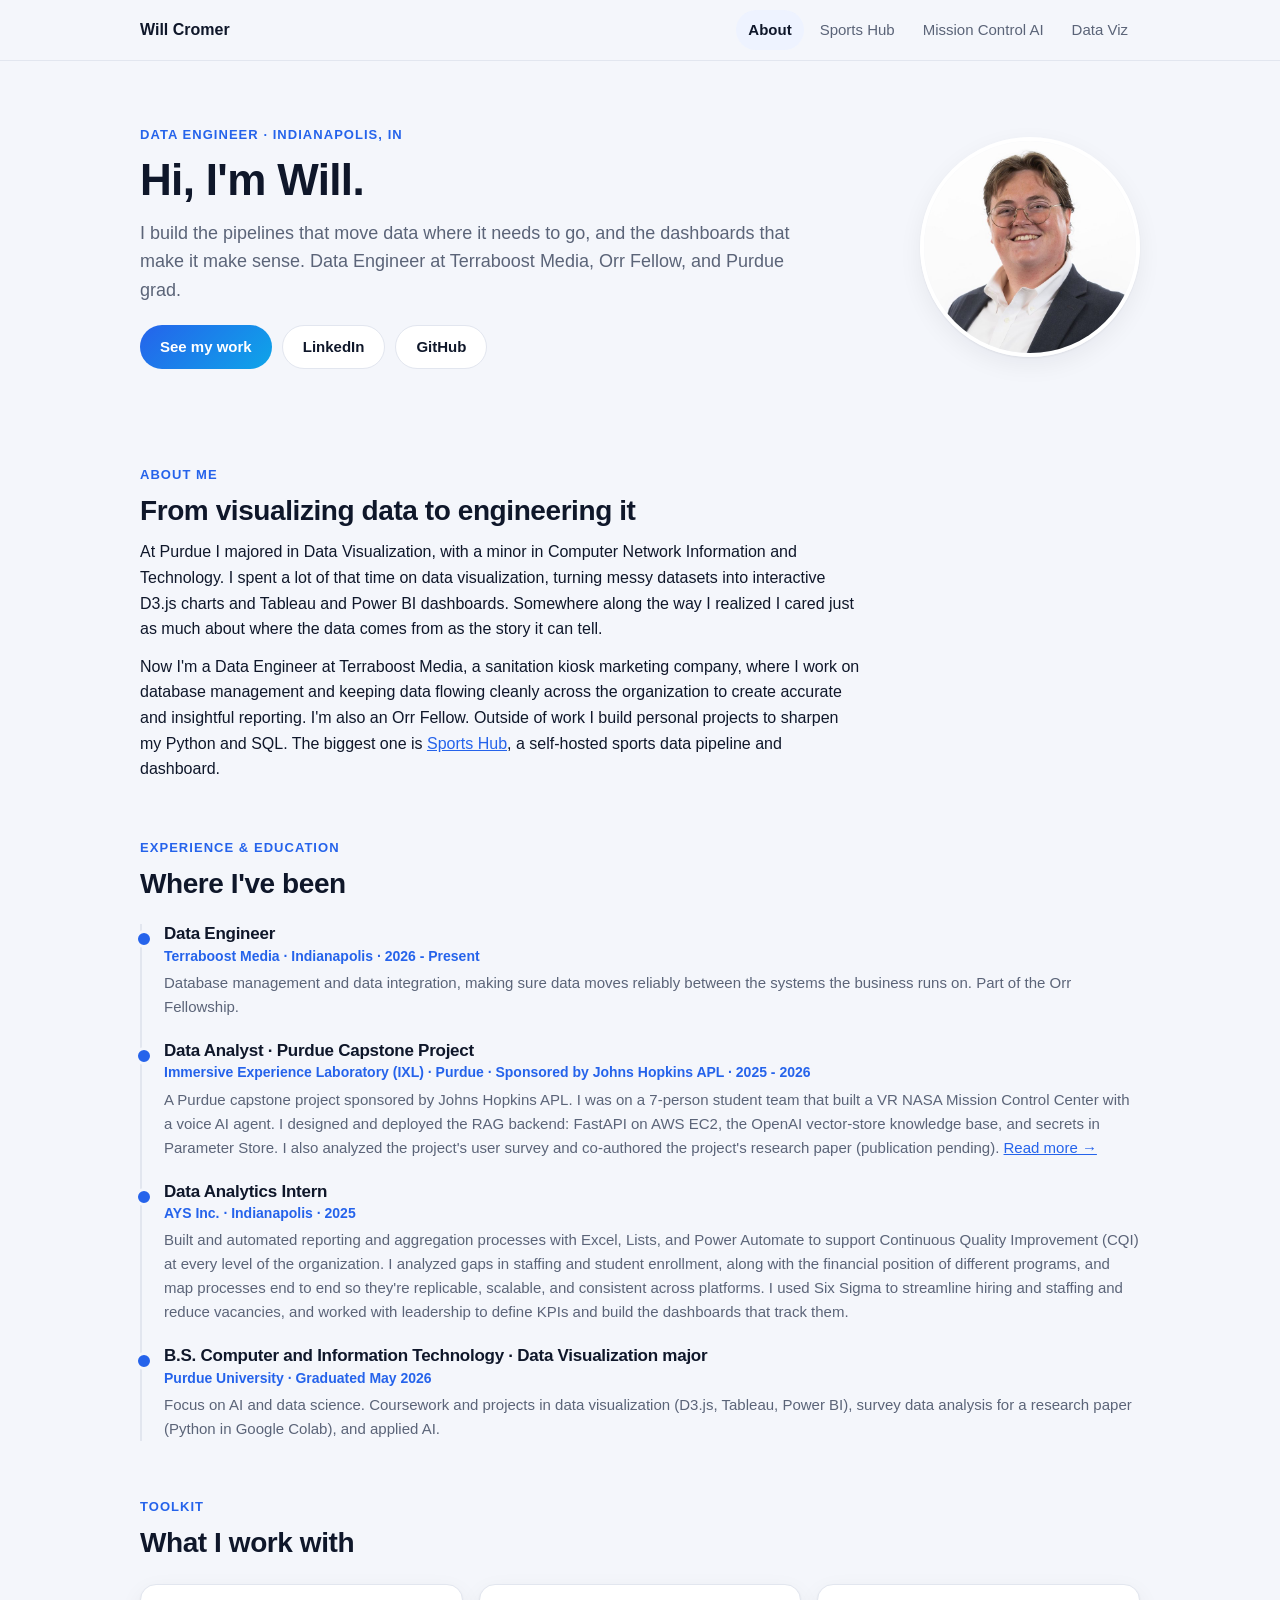
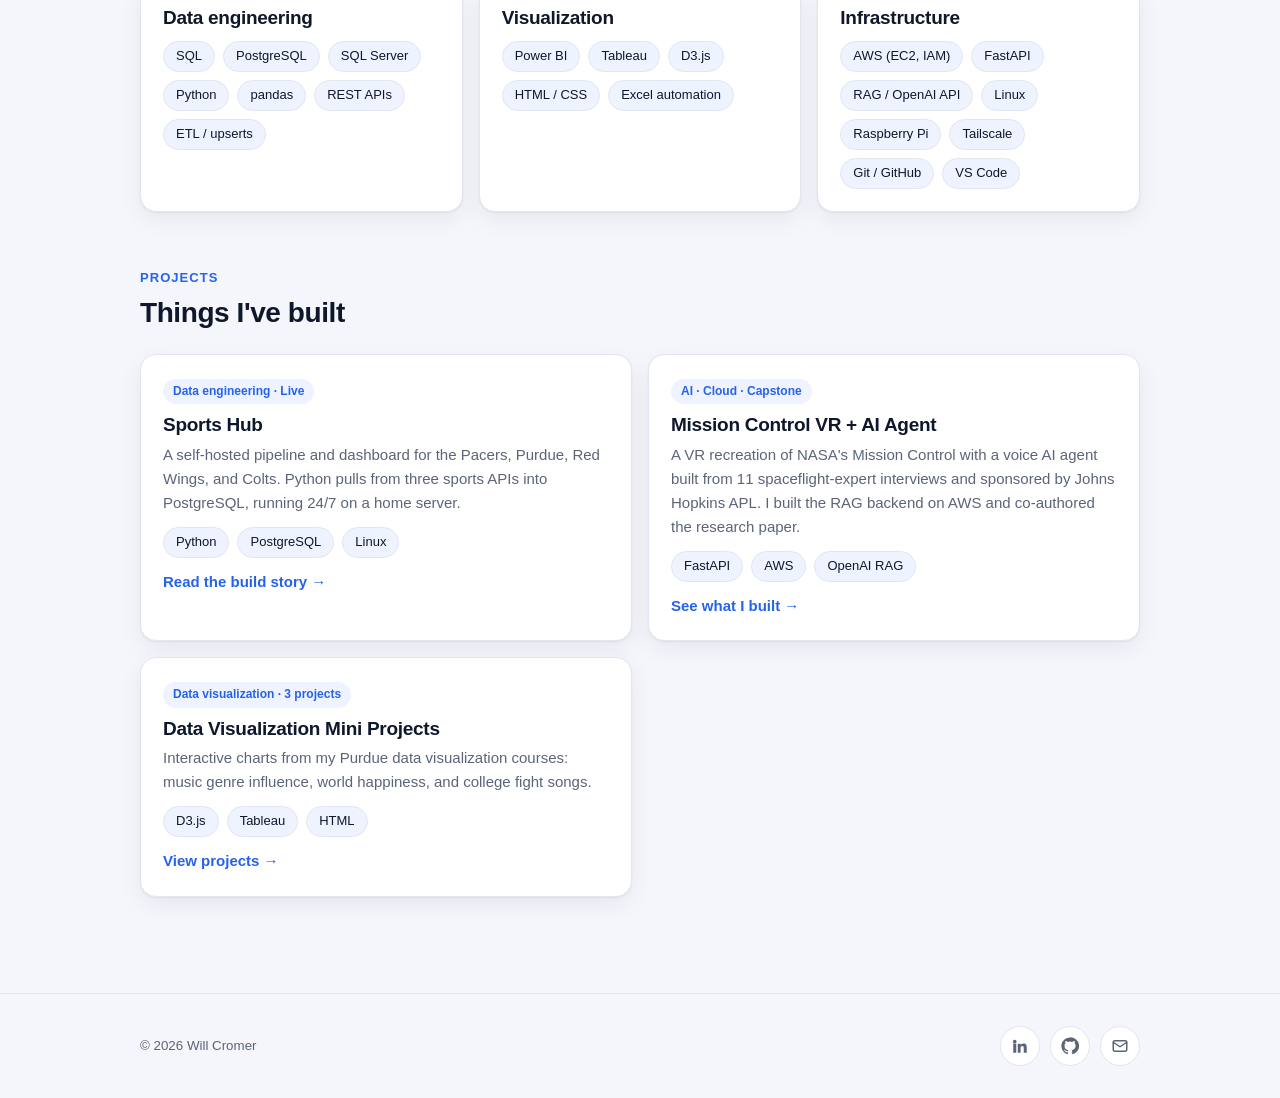
<file: index.html>
<!doctype html>
<html lang="en">
<head>
<meta charset="utf-8">
<meta name="viewport" content="width=device-width, initial-scale=1">
<title>Will Cromer · Data Engineer</title>
<meta name="description" content="Will Cromer — Data Engineer in Indianapolis. Data pipelines, SQL, Python, and data visualization.">
<meta property="og:title" content="Will Cromer · Data Engineer">
<meta property="og:description" content="Data pipelines, SQL, Python, and data visualization.">
<meta property="og:image" content="https://willcromer93.github.io/assets/headshot.jpg">
<link rel="canonical" href="https://willcromer93.github.io/">
<meta property="og:url" content="https://willcromer93.github.io/">
<meta property="og:type" content="website">
<link rel="icon" href="data:image/svg+xml,%3Csvg xmlns='http://www.w3.org/2000/svg' viewBox='0 0 64 64'%3E%3Crect width='64' height='64' rx='14' fill='%232563eb'/%3E%3Ctext x='32' y='42' font-family='Arial,sans-serif' font-size='28' font-weight='700' fill='white' text-anchor='middle'%3EWC%3C/text%3E%3C/svg%3E">
<link rel="stylesheet" href="assets/style.css">
</head>
<body>

<nav class="nav"><div class="wrap">
  <a class="brand" href="index.html">Will Cromer</a>
  <ul>
    <li><a class="navlink" href="index.html" aria-current="page">About</a></li>
    <li><a class="navlink" href="sports-hub.html">Sports Hub</a></li>
    <li><a class="navlink" href="mission-control-ai.html">Mission Control AI</a></li>
    <li><a class="navlink" href="data-viz.html">Data Viz</a></li>
  </ul>
</div></nav>

<main>
  <!-- ===== Hero ===== -->
  <header class="hero"><div class="wrap">
    <div>
      <p class="eyebrow">Data Engineer · Indianapolis, IN</p>
      <h1>Hi, I'm Will.</h1>
      <p class="lead">I build the pipelines that move data where it needs to go, and the dashboards that make it make sense. Data Engineer at Terraboost Media, Orr Fellow, and Purdue grad.</p>
      <div class="btns">
        <a class="btn primary" href="#projects">See my work</a>
        <a class="btn" href="https://www.linkedin.com/in/will-cromer" target="_blank" rel="noopener">LinkedIn</a>
        <a class="btn" href="https://github.com/willcromer93" target="_blank" rel="noopener">GitHub</a>
      </div>
    </div>
    <img class="photo" src="assets/headshot.jpg" alt="Headshot of Will Cromer">
  </div></header>

  <!-- ===== About ===== -->
  <section id="about"><div class="wrap">
    <p class="eyebrow">About me</p>
    <h2>From visualizing data to engineering it</h2>
    <div class="prose">
      <p>At Purdue I majored in Data Visualization, with a minor in Computer Network Information and Technology. I spent a lot of that time on data visualization, turning messy datasets into interactive D3.js charts and Tableau and Power BI dashboards. Somewhere along the way I realized I cared just as much about where the data comes from as the story it can tell.</p>
      <p>Now I'm a Data Engineer at Terraboost Media, a sanitation kiosk marketing company, where I work on database management and keeping data flowing cleanly across the organization to create accurate and insightful reporting. I'm also an Orr Fellow. Outside of work I build personal projects to sharpen my Python and SQL. The biggest one is <a href="sports-hub.html">Sports Hub</a>, a self-hosted sports data pipeline and dashboard.</p>
    </div>
  </div></section>

  <!-- ===== Experience ===== -->
  <section id="experience" style="padding-top:0"><div class="wrap">
    <p class="eyebrow">Experience &amp; education</p>
    <h2>Where I've been</h2>
    <div class="timeline">
      <div class="item">
        <h3>Data Engineer</h3>
        <div class="where">Terraboost Media · Indianapolis · 2026 - Present</div>
        <p>Database management and data integration, making sure data moves reliably between the systems the business runs on. Part of the Orr Fellowship.</p>
      </div>
      <div class="item">
        <h3>Data Analyst · Purdue Capstone Project  </h3>
        <div class="where">Immersive Experience Laboratory (IXL) · Purdue · Sponsored by Johns Hopkins APL · 2025 - 2026</div>
        <p>A Purdue capstone project sponsored by Johns Hopkins APL. I was on a 7-person student team that built a VR NASA Mission Control Center with a voice AI agent. I designed and deployed the RAG backend: FastAPI on AWS EC2, the OpenAI vector-store knowledge base, and secrets in Parameter Store. I also analyzed the project's user survey and co-authored the project's research paper (publication pending). <a href="mission-control-ai.html">Read more →</a></p>
      </div>
      <div class="item">
        <h3>Data Analytics Intern</h3>
        <div class="where">AYS Inc. · Indianapolis · 2025 </div>
        <p>Built and automated reporting and aggregation processes with Excel, Lists, and Power Automate to support Continuous Quality Improvement (CQI) at every level of the organization. I analyzed gaps in staffing and student enrollment, along with the financial position of different programs, and map processes end to end so they're replicable, scalable, and consistent across platforms. I used Six Sigma to streamline hiring and staffing and reduce vacancies, and worked with leadership to define KPIs and build the dashboards that track them.</p>
      </div>
      <div class="item">
        <h3>B.S. Computer and Information Technology · Data Visualization major</h3>
        <div class="where">Purdue University · Graduated May 2026</div>
        <p>Focus on AI and data science. Coursework and projects in data visualization (D3.js, Tableau, Power BI), survey data analysis for a research paper (Python in Google Colab), and applied AI.</p>
      </div>
    </div>
  </div></section>

  <!-- ===== Skills ===== -->
  <section id="skills" style="padding-top:0"><div class="wrap">
    <p class="eyebrow">Toolkit</p>
    <h2>What I work with</h2>
    <div class="grid cols-3">
      <div class="card">
        <h3>Data engineering</h3>
        <div class="chips"><span class="chip">SQL</span><span class="chip">PostgreSQL</span><span class="chip">SQL Server</span><span class="chip">Python</span><span class="chip">pandas</span><span class="chip">REST APIs</span><span class="chip">ETL / upserts</span></div>
      </div>
      <div class="card">
        <h3>Visualization</h3>
        <div class="chips"><span class="chip">Power BI</span><span class="chip">Tableau</span><span class="chip">D3.js</span><span class="chip">HTML / CSS</span><span class="chip">Excel automation</span></div>
      </div>
      <div class="card">
        <h3>Infrastructure</h3>
        <div class="chips"><span class="chip">AWS (EC2, IAM)</span><span class="chip">FastAPI</span><span class="chip">RAG / OpenAI API</span><span class="chip">Linux</span><span class="chip">Raspberry Pi</span><span class="chip">Tailscale</span><span class="chip">Git / GitHub</span><span class="chip">VS Code</span></div>
      </div>
    </div>
  </div></section>

  <!-- ===== Projects ===== -->
  <section id="projects" style="padding-top:0"><div class="wrap">
    <p class="eyebrow">Projects</p>
    <h2>Things I've built</h2>
    <!-- To add a project: copy one <a class="card"> block, point it at a new page -->
    <div class="grid cols-2">
      <a class="card" href="sports-hub.html">
        <span class="tag">Data engineering · Live</span>
        <h3>Sports Hub</h3>
        <p>A self-hosted pipeline and dashboard for the Pacers, Purdue, Red Wings, and Colts. Python pulls from three sports APIs into PostgreSQL, running 24/7 on a home server.</p>
        <div class="chips"><span class="chip">Python</span><span class="chip">PostgreSQL</span><span class="chip">Linux</span></div>
        <span class="more">Read the build story →</span>
      </a>
      <a class="card" href="mission-control-ai.html">
        <span class="tag">AI · Cloud · Capstone</span>
        <h3>Mission Control VR + AI Agent</h3>
        <p>A VR recreation of NASA's Mission Control with a voice AI agent built from 11 spaceflight-expert interviews and sponsored by Johns Hopkins APL. I built the RAG backend on AWS and co-authored the research paper.</p>
        <div class="chips"><span class="chip">FastAPI</span><span class="chip">AWS</span><span class="chip">OpenAI RAG</span></div>
        <span class="more">See what I built →</span>
      </a>
      <a class="card" href="data-viz.html">
        <span class="tag">Data visualization · 3 projects</span>
        <h3>Data Visualization Mini Projects</h3>
        <p>Interactive charts from my Purdue data visualization courses: music genre influence, world happiness, and college fight songs.</p>
        <div class="chips"><span class="chip">D3.js</span><span class="chip">Tableau</span><span class="chip">HTML</span></div>
        <span class="more">View projects →</span>
      </a>
    </div>
  </div></section>
</main>

<footer><div class="wrap">
  <small>© <span class="yr">2026</span> Will Cromer</small>
  <div class="social">
    <a href="https://www.linkedin.com/in/will-cromer" target="_blank" rel="noopener" aria-label="LinkedIn"><svg viewBox="0 0 24 24" fill="currentColor"><path d="M4.98 3.5a2.5 2.5 0 1 1 0 5 2.5 2.5 0 0 1 0-5zM3 9h4v12H3zM9 9h3.8v1.7h.05c.53-1 1.83-2.05 3.77-2.05C20.6 8.65 21 11.2 21 14.5V21h-4v-5.8c0-1.4 0-3.2-1.95-3.2S12.8 13.5 12.8 15.1V21H9z"/></svg></a>
    <a href="https://github.com/willcromer93" target="_blank" rel="noopener" aria-label="GitHub"><svg viewBox="0 0 24 24" fill="currentColor"><path d="M12 .5a11.5 11.5 0 0 0-3.64 22.41c.58.1.79-.25.79-.56v-2c-3.2.7-3.88-1.37-3.88-1.37-.52-1.33-1.28-1.69-1.28-1.69-1.05-.72.08-.7.08-.7 1.16.08 1.77 1.19 1.77 1.19 1.03 1.77 2.7 1.26 3.36.96.1-.75.4-1.26.73-1.55-2.55-.29-5.24-1.28-5.24-5.68 0-1.26.45-2.28 1.19-3.09-.12-.29-.52-1.46.11-3.05 0 0 .97-.31 3.17 1.18a11 11 0 0 1 5.77 0c2.2-1.49 3.17-1.18 3.17-1.18.63 1.59.23 2.76.11 3.05.74.81 1.19 1.83 1.19 3.09 0 4.41-2.69 5.38-5.26 5.67.41.36.78 1.06.78 2.14v3.17c0 .31.21.67.8.56A11.5 11.5 0 0 0 12 .5z"/></svg></a>
    <a href="mailto:willcromer34@gmail.com" aria-label="Email"><svg viewBox="0 0 24 24" fill="none" stroke="currentColor" stroke-width="2" stroke-linecap="round" stroke-linejoin="round"><rect x="3" y="5" width="18" height="14" rx="2"/><path d="m3 7 9 6 9-6"/></svg></a>
  </div>
</div></footer>
<script>document.querySelectorAll('.yr').forEach(e=>e.textContent=new Date().getFullYear())</script>
</body>
</html>
</file>
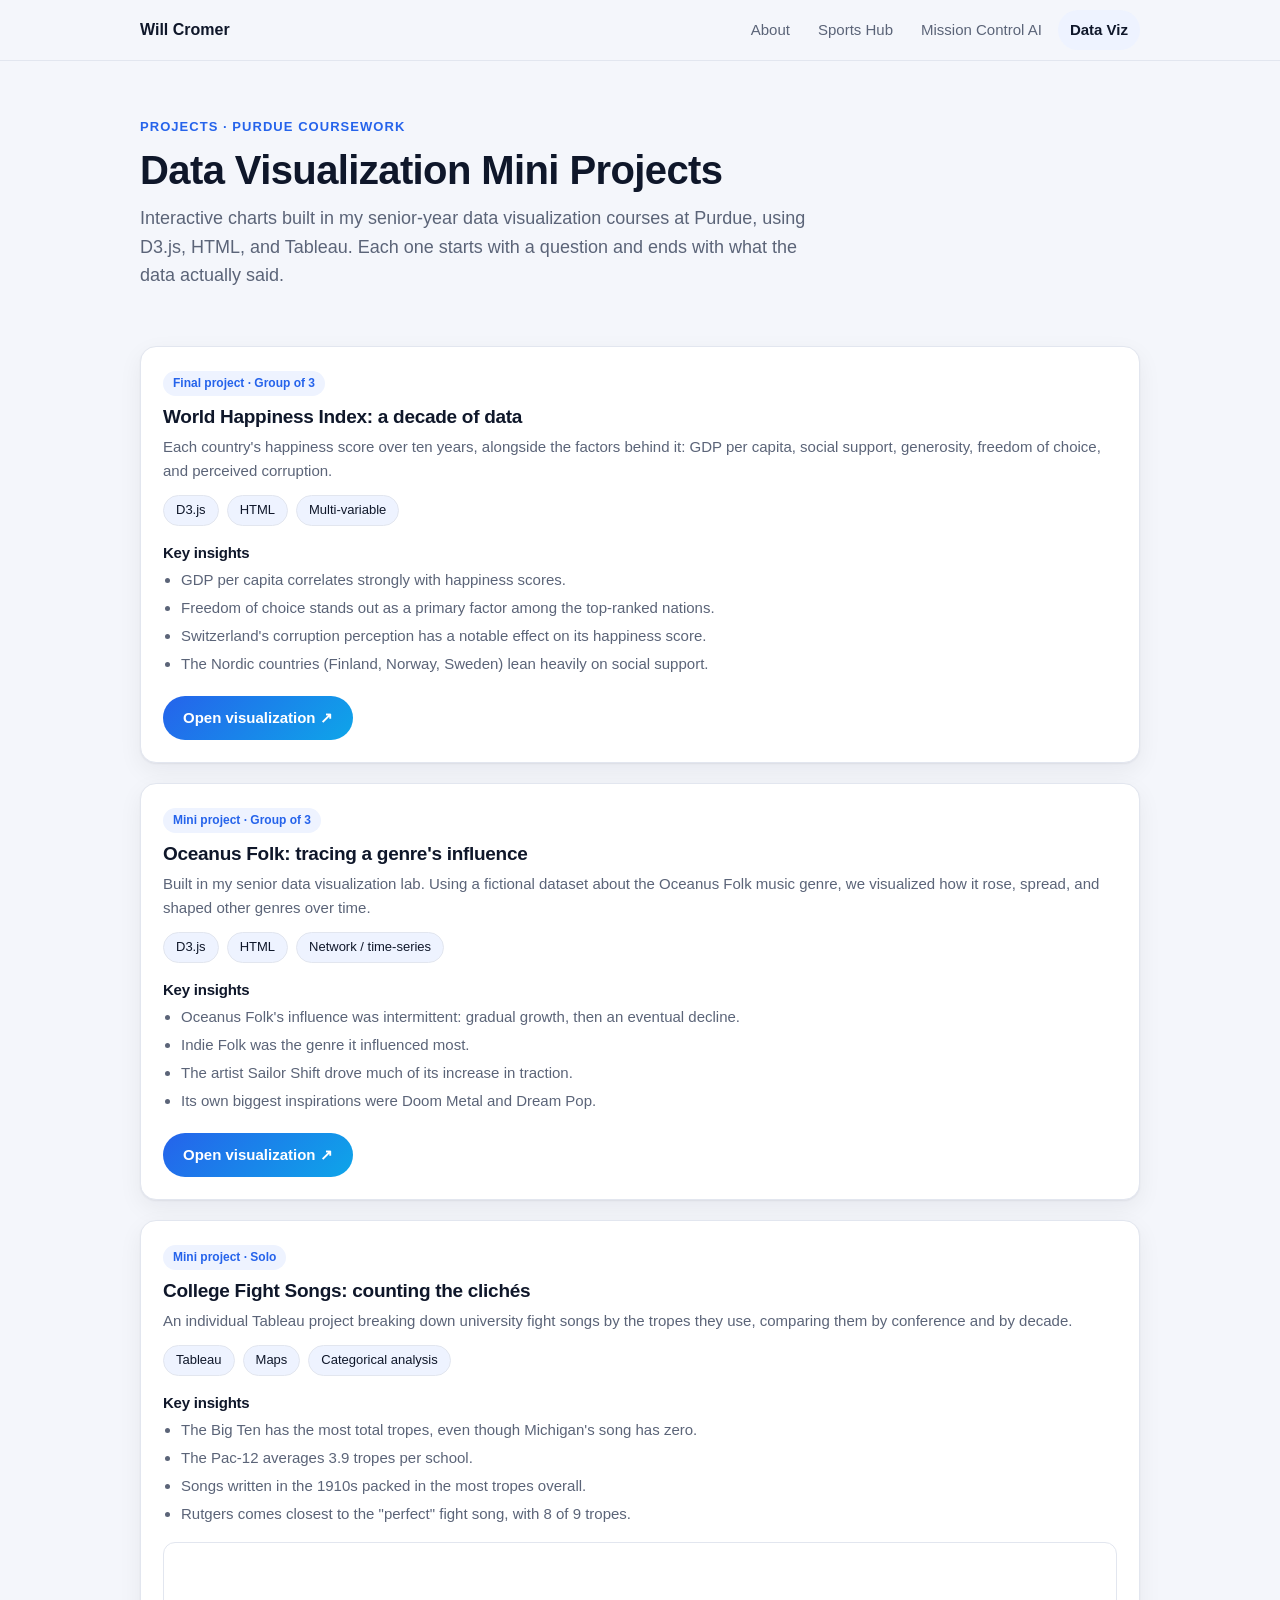
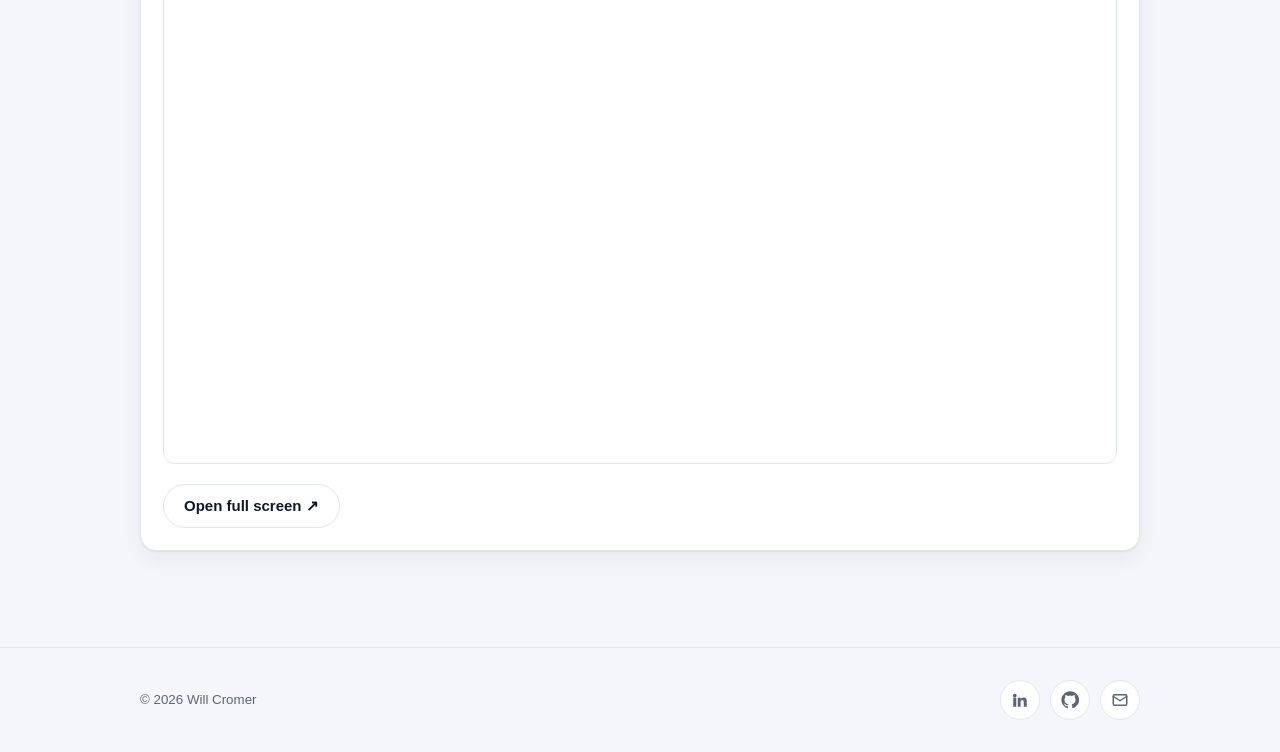
<file: data-viz.html>
<!doctype html>
<html lang="en">
<head>
<meta charset="utf-8">
<meta name="viewport" content="width=device-width, initial-scale=1">
<title>Data Visualization Mini Projects · Will Cromer</title>
<meta name="description" content="Interactive D3.js and Tableau visualizations by Will Cromer.">
<link rel="canonical" href="https://willcromer93.github.io/data-viz.html">
<meta property="og:title" content="Data Visualization Mini Projects · Will Cromer">
<meta property="og:description" content="Interactive D3.js and Tableau visualizations by Will Cromer.">
<meta property="og:url" content="https://willcromer93.github.io/data-viz.html">
<meta property="og:type" content="website">
<link rel="icon" href="data:image/svg+xml,%3Csvg xmlns='http://www.w3.org/2000/svg' viewBox='0 0 64 64'%3E%3Crect width='64' height='64' rx='14' fill='%232563eb'/%3E%3Ctext x='32' y='42' font-family='Arial,sans-serif' font-size='28' font-weight='700' fill='white' text-anchor='middle'%3EWC%3C/text%3E%3C/svg%3E">
<link rel="stylesheet" href="assets/style.css">
</head>
<body>

<nav class="nav"><div class="wrap">
  <a class="brand" href="index.html">Will Cromer</a>
  <ul>
    <li><a class="navlink" href="index.html">About</a></li>
    <li><a class="navlink" href="sports-hub.html">Sports Hub</a></li>
    <li><a class="navlink" href="mission-control-ai.html">Mission Control AI</a></li>
    <li><a class="navlink" href="data-viz.html" aria-current="page">Data Viz</a></li>
  </ul>
</div></nav>

<main>
  <header class="page-head"><div class="wrap">
    <p class="eyebrow">Projects · Purdue coursework</p>
    <h1>Data Visualization Mini Projects</h1>
    <p class="lead">Interactive charts built in my senior-year data visualization courses at Purdue, using D3.js, HTML, and Tableau. Each one starts with a question and ends with what the data actually said.</p>
  </div></header>

  <section style="padding-top:8px"><div class="wrap">
    <div class="grid" style="gap:20px">

      <!-- ===== Project 1 ===== -->
      <article class="card">
        <span class="tag">Final project · Group of 3</span>
        <h2 style="font-size:19px;margin-bottom:6px">World Happiness Index: a decade of data</h2>
        <p>Each country's happiness score over ten years, alongside the factors behind it: GDP per capita, social support, generosity, freedom of choice, and perceived corruption.</p>
        <div class="chips"><span class="chip">D3.js</span><span class="chip">HTML</span><span class="chip">Multi-variable</span></div>
        <h3 style="font-size:15px;margin-top:18px">Key insights</h3>
        <ul>
          <li>GDP per capita correlates strongly with happiness scores.</li>
          <li>Freedom of choice stands out as a primary factor among the top-ranked nations.</li>
          <li>Switzerland's corruption perception has a notable effect on its happiness score.</li>
          <li>The Nordic countries (Finland, Norway, Sweden) lean heavily on social support.</li>
        </ul>
        <div class="btns"><a class="btn primary" href="https://web.ics.purdue.edu/~keenet/CGT470/finalchart.html" target="_blank" rel="noopener">Open visualization ↗</a></div>
      </article>

      <!-- ===== Project 2 ===== -->
      <article class="card">
        <span class="tag">Mini project · Group of 3</span>
        <h2 style="font-size:19px;margin-bottom:6px">Oceanus Folk: tracing a genre's influence</h2>
        <p>Built in my senior data visualization lab. Using a fictional dataset about the Oceanus Folk music genre, we visualized how it rose, spread, and shaped other genres over time.</p>
        <div class="chips"><span class="chip">D3.js</span><span class="chip">HTML</span><span class="chip">Network / time-series</span></div>
        <h3 style="font-size:15px;margin-top:18px">Key insights</h3>
        <ul>
          <li>Oceanus Folk's influence was intermittent: gradual growth, then an eventual decline.</li>
          <li>Indie Folk was the genre it influenced most.</li>
          <li>The artist Sailor Shift drove much of its increase in traction.</li>
          <li>Its own biggest inspirations were Doom Metal and Dream Pop.</li>
        </ul>
        <div class="btns"><a class="btn primary" href="https://web.ics.purdue.edu/~wcromer/MP2Final.html" target="_blank" rel="noopener">Open visualization ↗</a></div>
      </article>

      <!-- ===== Project 3 ===== -->
      <article class="card">
        <span class="tag">Mini project · Solo</span>
        <h2 style="font-size:19px;margin-bottom:6px">College Fight Songs: counting the clichés</h2>
        <p>An individual Tableau project breaking down university fight songs by the tropes they use, comparing them by conference and by decade.</p>
        <div class="chips"><span class="chip">Tableau</span><span class="chip">Maps</span><span class="chip">Categorical analysis</span></div>
        <h3 style="font-size:15px;margin-top:18px">Key insights</h3>
        <ul>
          <li>The Big Ten has the most total tropes, even though Michigan's song has zero.</li>
          <li>The Pac-12 averages 3.9 tropes per school.</li>
          <li>Songs written in the 1910s packed in the most tropes overall.</li>
          <li>Rutgers comes closest to the "perfect" fight song, with 8 of 9 tropes.</li>
        </ul>
        <div class="embed"><iframe src="https://public.tableau.com/views/CollegeFightSongs_17586525122920/CollegeFightSongsMap?:showVizHome=no&amp;:embed=yes" title="College Fight Songs Tableau dashboard" loading="lazy"></iframe></div>
        <div class="btns"><a class="btn" href="https://public.tableau.com/views/CollegeFightSongs_17586525122920/CollegeFightSongsMap?:showVizHome=no&amp;:embed=yes" target="_blank" rel="noopener">Open full screen ↗</a></div>
      </article>

    </div>
  </div></section>
</main>

<footer><div class="wrap">
  <small>© <span class="yr">2026</span> Will Cromer</small>
  <div class="social">
    <a href="https://www.linkedin.com/in/will-cromer" target="_blank" rel="noopener" aria-label="LinkedIn"><svg viewBox="0 0 24 24" fill="currentColor"><path d="M4.98 3.5a2.5 2.5 0 1 1 0 5 2.5 2.5 0 0 1 0-5zM3 9h4v12H3zM9 9h3.8v1.7h.05c.53-1 1.83-2.05 3.77-2.05C20.6 8.65 21 11.2 21 14.5V21h-4v-5.8c0-1.4 0-3.2-1.95-3.2S12.8 13.5 12.8 15.1V21H9z"/></svg></a>
    <a href="https://github.com/willcromer93" target="_blank" rel="noopener" aria-label="GitHub"><svg viewBox="0 0 24 24" fill="currentColor"><path d="M12 .5a11.5 11.5 0 0 0-3.64 22.41c.58.1.79-.25.79-.56v-2c-3.2.7-3.88-1.37-3.88-1.37-.52-1.33-1.28-1.69-1.28-1.69-1.05-.72.08-.7.08-.7 1.16.08 1.77 1.19 1.77 1.19 1.03 1.77 2.7 1.26 3.36.96.1-.75.4-1.26.73-1.55-2.55-.29-5.24-1.28-5.24-5.68 0-1.26.45-2.28 1.19-3.09-.12-.29-.52-1.46.11-3.05 0 0 .97-.31 3.17 1.18a11 11 0 0 1 5.77 0c2.2-1.49 3.17-1.18 3.17-1.18.63 1.59.23 2.76.11 3.05.74.81 1.19 1.83 1.19 3.09 0 4.41-2.69 5.38-5.26 5.67.41.36.78 1.06.78 2.14v3.17c0 .31.21.67.8.56A11.5 11.5 0 0 0 12 .5z"/></svg></a>
    <a href="mailto:willcromer34@gmail.com" aria-label="Email"><svg viewBox="0 0 24 24" fill="none" stroke="currentColor" stroke-width="2" stroke-linecap="round" stroke-linejoin="round"><rect x="3" y="5" width="18" height="14" rx="2"/><path d="m3 7 9 6 9-6"/></svg></a>
  </div>
</div></footer>
<script>document.querySelectorAll('.yr').forEach(e=>e.textContent=new Date().getFullYear())</script>
</body>
</html>
</file>
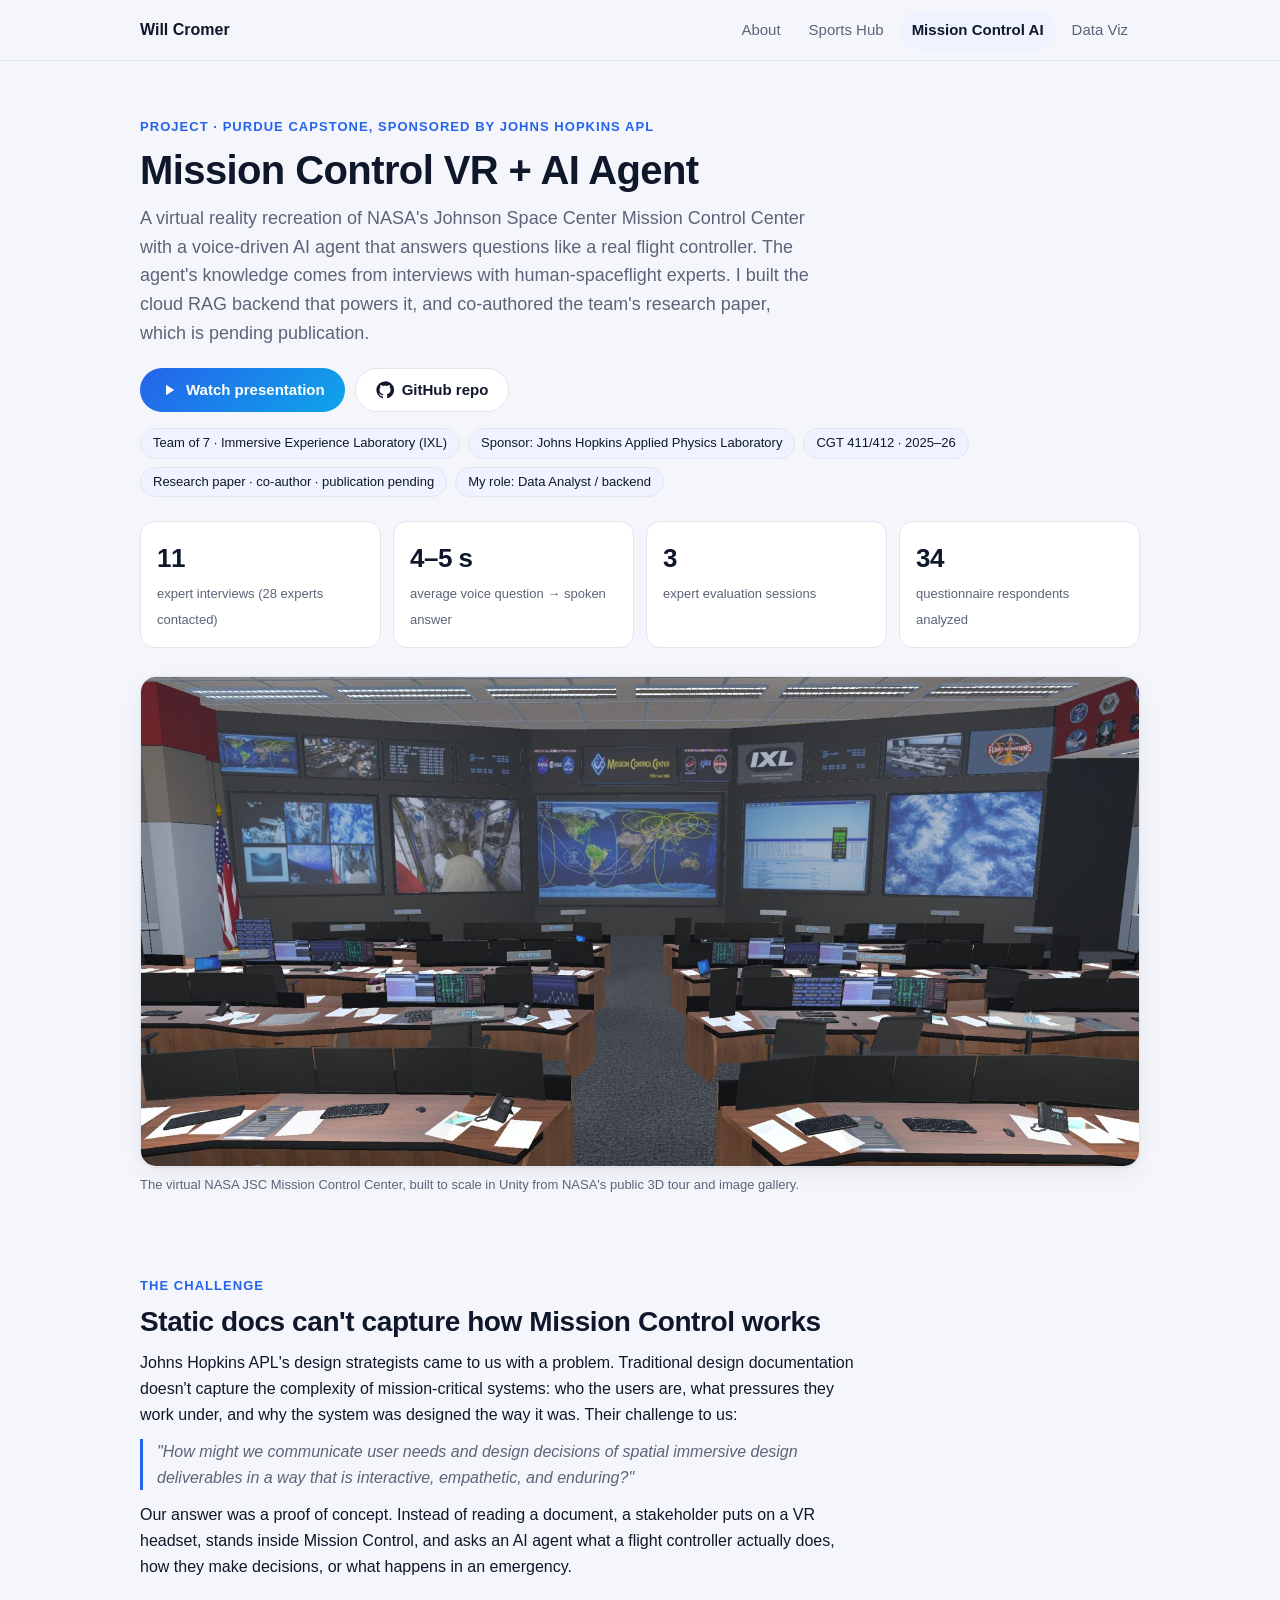
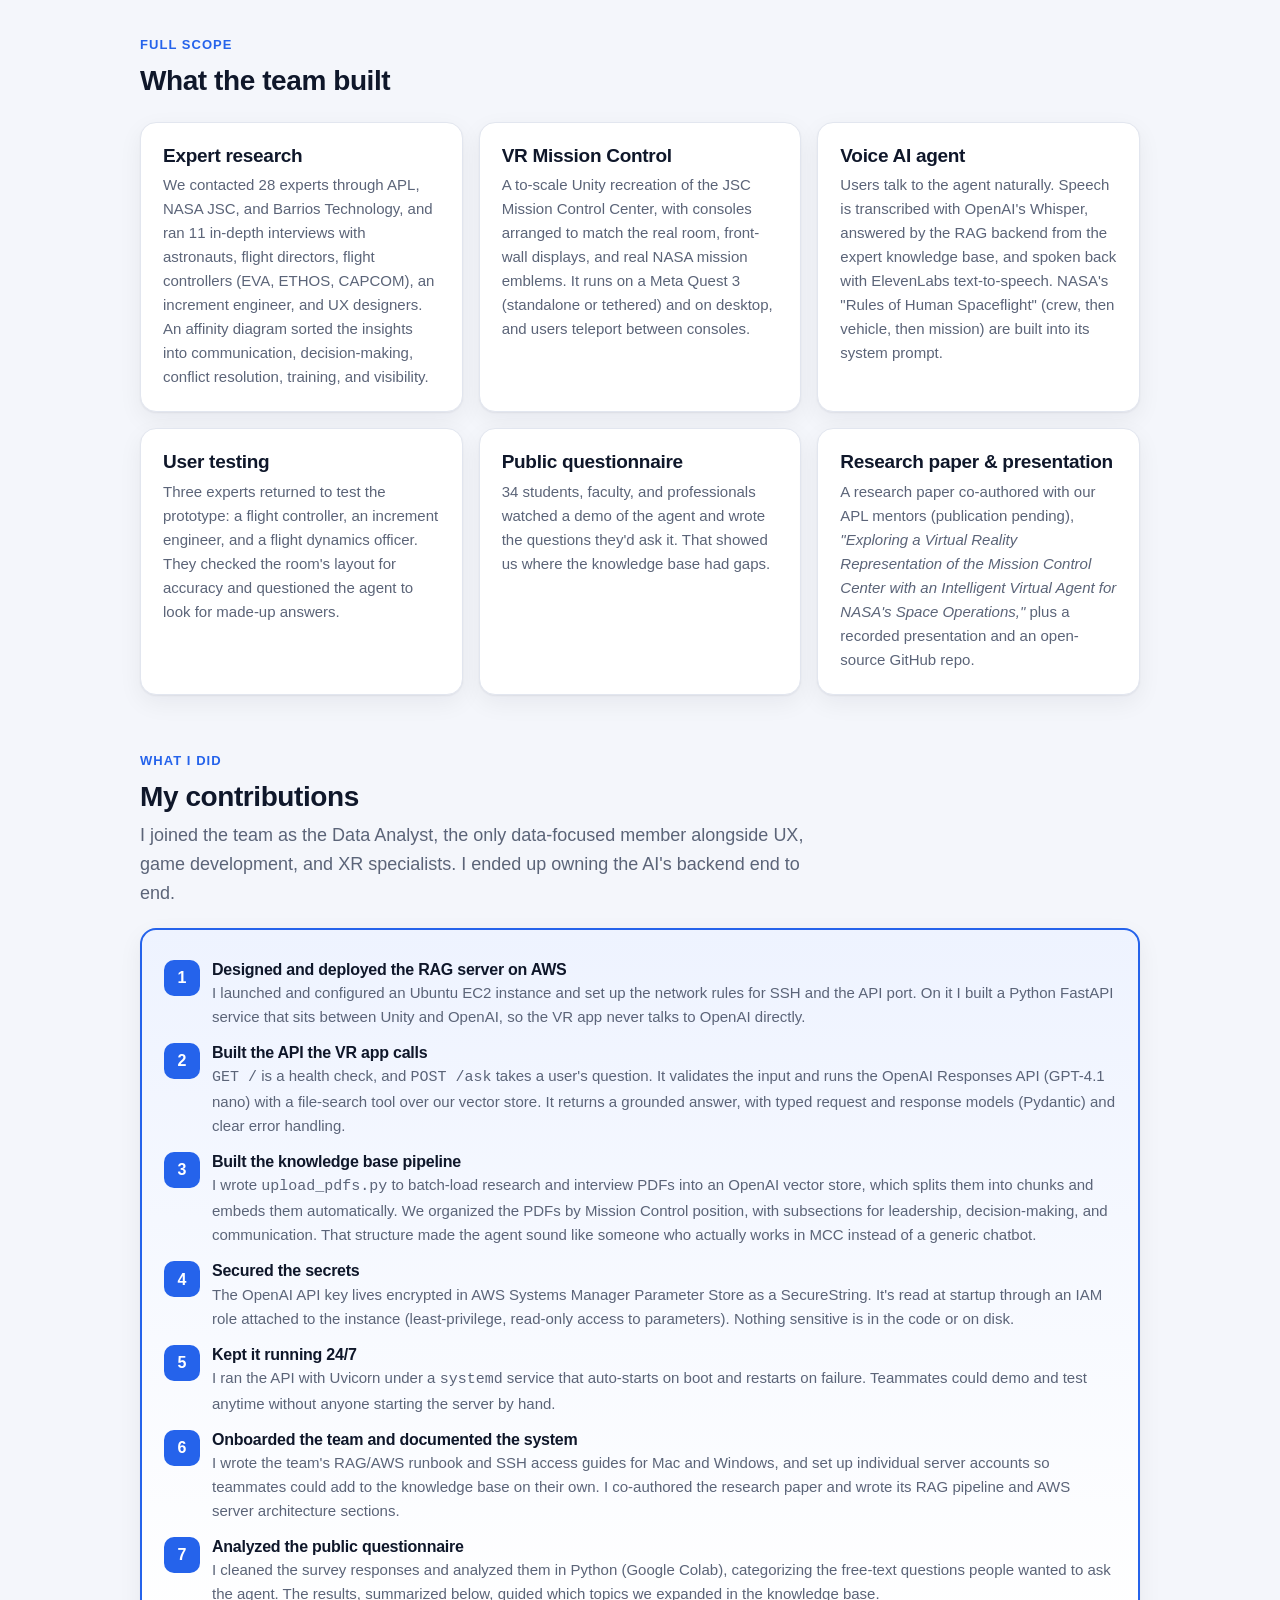
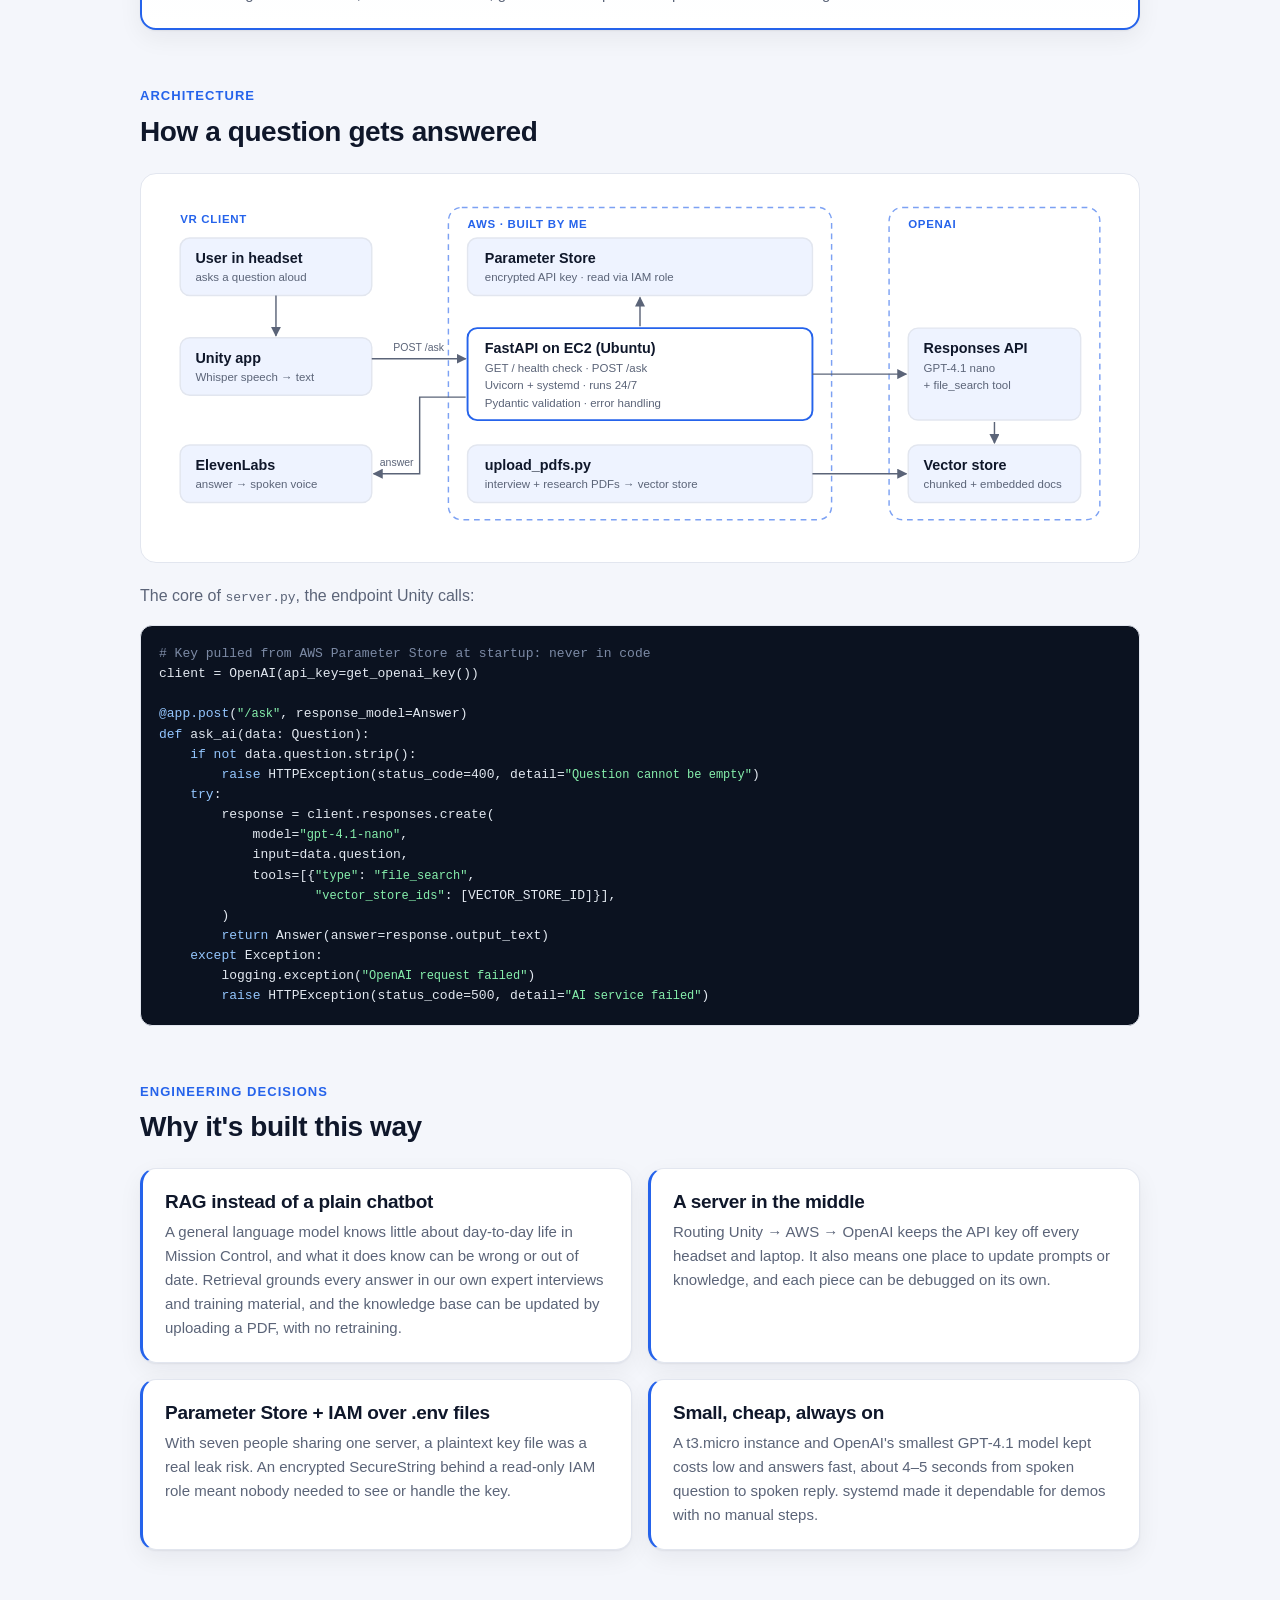
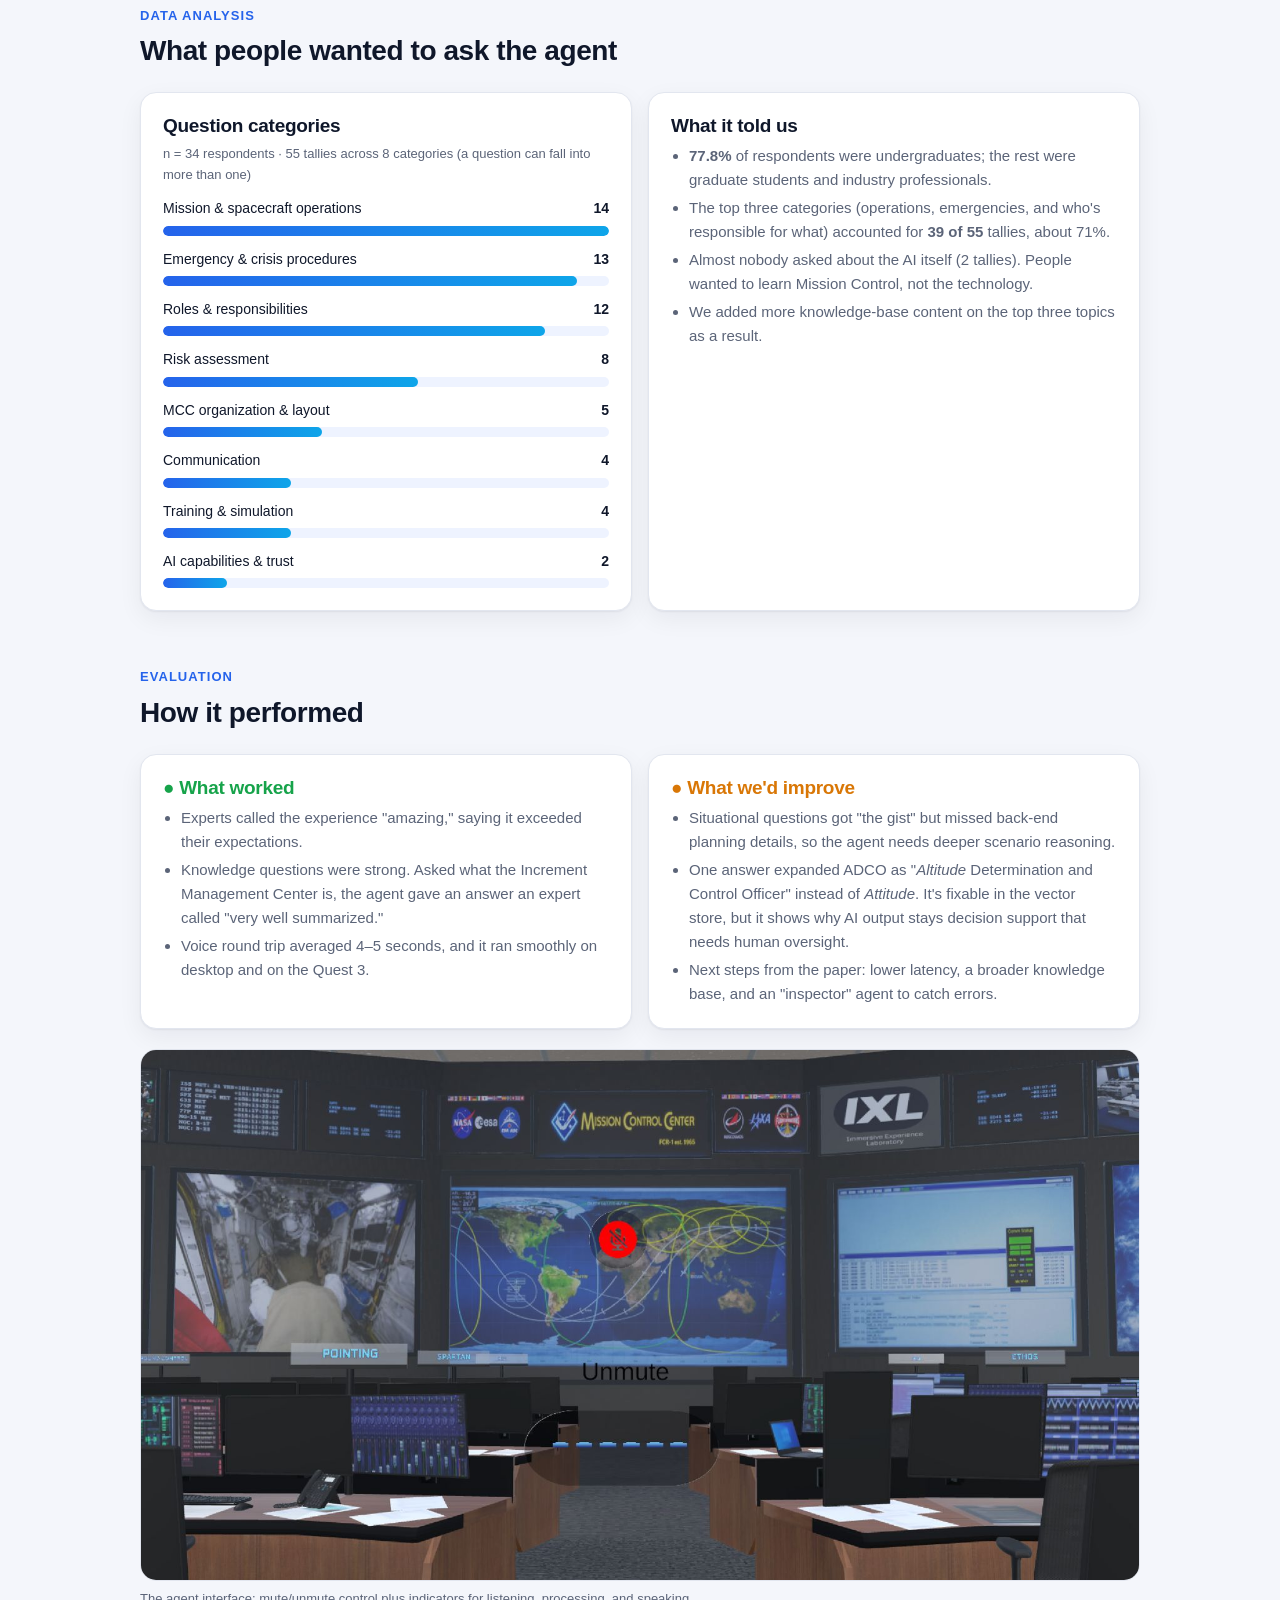
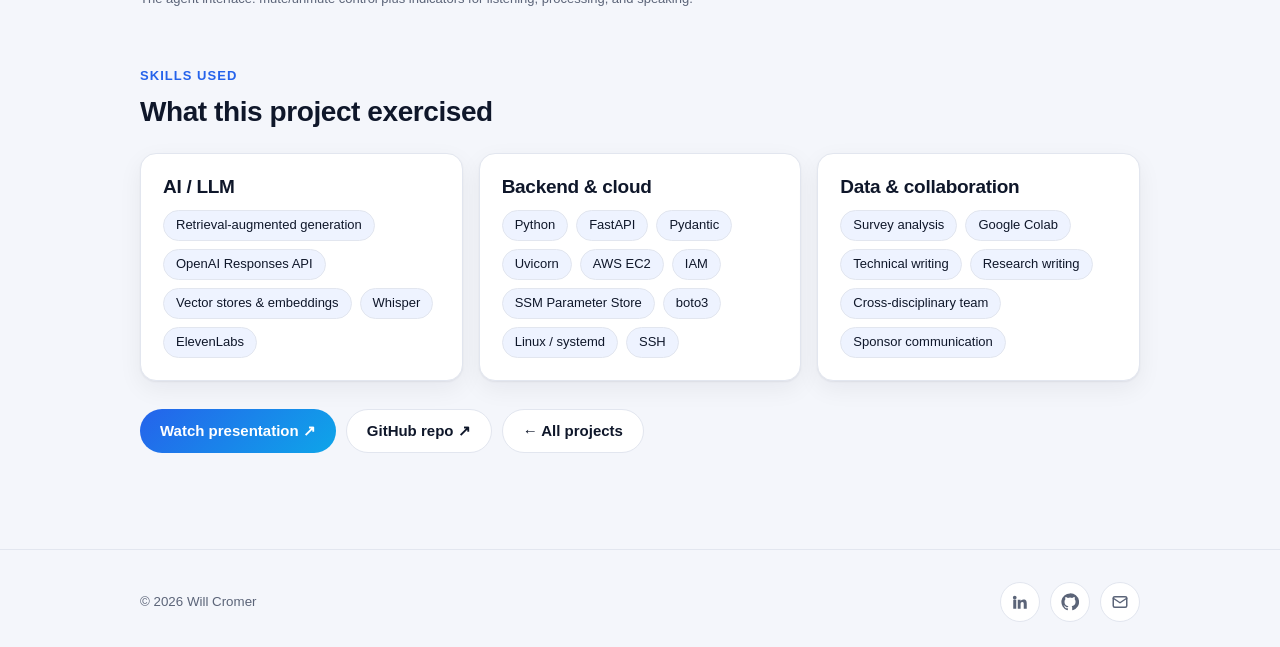
<file: mission-control-ai.html>
<!doctype html>
<html lang="en">
<head>
<meta charset="utf-8">
<meta name="viewport" content="width=device-width, initial-scale=1">
<title>Mission Control VR + AI Agent · Will Cromer</title>
<meta name="description" content="Purdue capstone sponsored by Johns Hopkins APL: a VR NASA Mission Control Center with a RAG-powered AI agent. I built the AWS + FastAPI backend.">
<meta property="og:image" content="https://willcromer93.github.io/assets/mcc-environment.jpg">
<link rel="canonical" href="https://willcromer93.github.io/mission-control-ai.html">
<meta property="og:title" content="Mission Control VR + AI Agent · Will Cromer">
<meta property="og:description" content="Purdue capstone sponsored by Johns Hopkins APL: a VR NASA Mission Control Center with a RAG-powered AI agent.">
<meta property="og:url" content="https://willcromer93.github.io/mission-control-ai.html">
<meta property="og:type" content="website">
<link rel="icon" href="data:image/svg+xml,%3Csvg xmlns='http://www.w3.org/2000/svg' viewBox='0 0 64 64'%3E%3Crect width='64' height='64' rx='14' fill='%232563eb'/%3E%3Ctext x='32' y='42' font-family='Arial,sans-serif' font-size='28' font-weight='700' fill='white' text-anchor='middle'%3EWC%3C/text%3E%3C/svg%3E">
<link rel="stylesheet" href="assets/style.css">
</head>
<body>

<nav class="nav"><div class="wrap">
  <a class="brand" href="index.html">Will Cromer</a>
  <ul>
    <li><a class="navlink" href="index.html">About</a></li>
    <li><a class="navlink" href="sports-hub.html">Sports Hub</a></li>
    <li><a class="navlink" href="mission-control-ai.html" aria-current="page">Mission Control AI</a></li>
    <li><a class="navlink" href="data-viz.html">Data Viz</a></li>
  </ul>
</div></nav>

<main>
  <!-- ===== Header ===== -->
  <header class="page-head"><div class="wrap">
    <p class="eyebrow">Project · Purdue capstone, sponsored by Johns Hopkins APL</p>
    <h1>Mission Control VR + AI Agent</h1>
    <p class="lead">A virtual reality recreation of NASA's Johnson Space Center Mission Control Center with a voice-driven AI agent that answers questions like a real flight controller. The agent's knowledge comes from interviews with human-spaceflight experts. I built the cloud RAG backend that powers it, and co-authored the team's research paper, which is pending publication.</p>
    <div class="btns">
      <a class="btn primary" href="https://www.youtube.com/watch?v=LH1G0Wwj9_8&amp;t=291s" target="_blank" rel="noopener"><svg viewBox="0 0 24 24" fill="currentColor"><path d="M8 5v14l11-7z"/></svg>Watch presentation</a>
      <a class="btn" href="https://github.com/ChawinMin/VR-AI-MCC-NASA-JSC" target="_blank" rel="noopener"><svg viewBox="0 0 24 24" fill="currentColor"><path d="M12 .5a11.5 11.5 0 0 0-3.64 22.41c.58.1.79-.25.79-.56v-2c-3.2.7-3.88-1.37-3.88-1.37-.52-1.33-1.28-1.69-1.28-1.69-1.05-.72.08-.7.08-.7 1.16.08 1.77 1.19 1.77 1.19 1.03 1.77 2.7 1.26 3.36.96.1-.75.4-1.26.73-1.55-2.55-.29-5.24-1.28-5.24-5.68 0-1.26.45-2.28 1.19-3.09-.12-.29-.52-1.46.11-3.05 0 0 .97-.31 3.17 1.18a11 11 0 0 1 5.77 0c2.2-1.49 3.17-1.18 3.17-1.18.63 1.59.23 2.76.11 3.05.74.81 1.19 1.83 1.19 3.09 0 4.41-2.69 5.38-5.26 5.67.41.36.78 1.06.78 2.14v3.17c0 .31.21.67.8.56A11.5 11.5 0 0 0 12 .5z"/></svg>GitHub repo</a>
    </div>
    <div class="chips" style="margin-top:16px">
      <span class="chip">Team of 7 · Immersive Experience Laboratory (IXL)</span>
      <span class="chip">Sponsor: Johns Hopkins Applied Physics Laboratory</span>
      <span class="chip">CGT 411/412 · 2025–26</span>
      <span class="chip">Research paper · co-author · publication pending</span>
      <span class="chip">My role: Data Analyst / backend</span>
    </div>
    <div class="stat-row">
      <div class="stat"><b>11</b><span>expert interviews (28 experts contacted)</span></div>
      <div class="stat"><b>4–5 s</b><span>average voice question → spoken answer</span></div>
      <div class="stat"><b>3</b><span>expert evaluation sessions</span></div>
      <div class="stat"><b>34</b><span>questionnaire respondents analyzed</span></div>
    </div>
    <figure style="margin-top:28px">
      <img src="assets/mcc-environment.jpg" alt="The virtual Mission Control Center in Unity: rows of consoles facing the front wall of large mission displays" style="width:100%;border-radius:var(--radius);border:1px solid var(--border);box-shadow:var(--shadow)" loading="lazy">
      <figcaption class="muted" style="font-size:13px;margin-top:8px">The virtual NASA JSC Mission Control Center, built to scale in Unity from NASA's public 3D tour and image gallery.</figcaption>
    </figure>
  </div></header>

  <!-- ===== Problem ===== -->
  <section><div class="wrap">
    <p class="eyebrow">The challenge</p>
    <h2>Static docs can't capture how Mission Control works</h2>
    <div class="prose">
      <p>Johns Hopkins APL's design strategists came to us with a problem. Traditional design documentation doesn't capture the complexity of mission-critical systems: who the users are, what pressures they work under, and why the system was designed the way it was. Their challenge to us:</p>
      <p class="muted" style="border-left:3px solid var(--accent);padding-left:14px;font-style:italic">"How might we communicate user needs and design decisions of spatial immersive design deliverables in a way that is interactive, empathetic, and enduring?"</p>
      <p>Our answer was a proof of concept. Instead of reading a document, a stakeholder puts on a VR headset, stands inside Mission Control, and asks an AI agent what a flight controller actually does, how they make decisions, or what happens in an emergency.</p>
    </div>
  </div></section>

  <!-- ===== Full scope ===== -->
  <section style="padding-top:0"><div class="wrap">
    <p class="eyebrow">Full scope</p>
    <h2>What the team built</h2>
    <div class="grid cols-3">
      <div class="card"><h3>Expert research</h3><p>We contacted 28 experts through APL, NASA JSC, and Barrios Technology, and ran 11 in-depth interviews with astronauts, flight directors, flight controllers (EVA, ETHOS, CAPCOM), an increment engineer, and UX designers. An affinity diagram sorted the insights into communication, decision-making, conflict resolution, training, and visibility.</p></div>
      <div class="card"><h3>VR Mission Control</h3><p>A to-scale Unity recreation of the JSC Mission Control Center, with consoles arranged to match the real room, front-wall displays, and real NASA mission emblems. It runs on a Meta Quest 3 (standalone or tethered) and on desktop, and users teleport between consoles.</p></div>
      <div class="card"><h3>Voice AI agent</h3><p>Users talk to the agent naturally. Speech is transcribed with OpenAI's Whisper, answered by the RAG backend from the expert knowledge base, and spoken back with ElevenLabs text-to-speech. NASA's "Rules of Human Spaceflight" (crew, then vehicle, then mission) are built into its system prompt.</p></div>
    </div>
    <div class="grid cols-3" style="margin-top:16px">
      <div class="card"><h3>User testing</h3><p>Three experts returned to test the prototype: a flight controller, an increment engineer, and a flight dynamics officer. They checked the room's layout for accuracy and questioned the agent to look for made-up answers.</p></div>
      <div class="card"><h3>Public questionnaire</h3><p>34 students, faculty, and professionals watched a demo of the agent and wrote the questions they'd ask it. That showed us where the knowledge base had gaps.</p></div>
      <div class="card"><h3>Research paper &amp; presentation</h3><p>A research paper co-authored with our APL mentors (publication pending), <em>"Exploring a Virtual Reality Representation of the Mission Control Center with an Intelligent Virtual Agent for NASA's Space Operations,"</em> plus a recorded presentation and an open-source GitHub repo.</p></div>
    </div>
  </div></section>

  <!-- ===== My role ===== -->
  <section style="padding-top:0"><div class="wrap">
    <p class="eyebrow">What I did</p>
    <h2>My contributions</h2>
    <p class="lead">I joined the team as the Data Analyst, the only data-focused member alongside UX, game development, and XR specialists. I ended up owning the AI's backend end to end.</p>
    <div class="card mine" style="margin-top:20px">
      <div class="role-list">
        <div class="r"><span class="n">1</span><div><h3>Designed and deployed the RAG server on AWS</h3><p>I launched and configured an Ubuntu EC2 instance and set up the network rules for SSH and the API port. On it I built a Python FastAPI service that sits between Unity and OpenAI, so the VR app never talks to OpenAI directly.</p></div></div>
        <div class="r"><span class="n">2</span><div><h3>Built the API the VR app calls</h3><p><code>GET /</code> is a health check, and <code>POST /ask</code> takes a user's question. It validates the input and runs the OpenAI Responses API (GPT-4.1 nano) with a file-search tool over our vector store. It returns a grounded answer, with typed request and response models (Pydantic) and clear error handling.</p></div></div>
        <div class="r"><span class="n">3</span><div><h3>Built the knowledge base pipeline</h3><p>I wrote <code>upload_pdfs.py</code> to batch-load research and interview PDFs into an OpenAI vector store, which splits them into chunks and embeds them automatically. We organized the PDFs by Mission Control position, with subsections for leadership, decision-making, and communication. That structure made the agent sound like someone who actually works in MCC instead of a generic chatbot.</p></div></div>
        <div class="r"><span class="n">4</span><div><h3>Secured the secrets</h3><p>The OpenAI API key lives encrypted in AWS Systems Manager Parameter Store as a SecureString. It's read at startup through an IAM role attached to the instance (least-privilege, read-only access to parameters). Nothing sensitive is in the code or on disk.</p></div></div>
        <div class="r"><span class="n">5</span><div><h3>Kept it running 24/7</h3><p>I ran the API with Uvicorn under a <code>systemd</code> service that auto-starts on boot and restarts on failure. Teammates could demo and test anytime without anyone starting the server by hand.</p></div></div>
        <div class="r"><span class="n">6</span><div><h3>Onboarded the team and documented the system</h3><p>I wrote the team's RAG/AWS runbook and SSH access guides for Mac and Windows, and set up individual server accounts so teammates could add to the knowledge base on their own. I co-authored the research paper and wrote its RAG pipeline and AWS server architecture sections.</p></div></div>
        <div class="r"><span class="n">7</span><div><h3>Analyzed the public questionnaire</h3><p>I cleaned the survey responses and analyzed them in Python (Google Colab), categorizing the free-text questions people wanted to ask the agent. The results, summarized below, guided which topics we expanded in the knowledge base.</p></div></div>
      </div>
    </div>
  </div></section>

  <!-- ===== Architecture ===== -->
  <section style="padding-top:0"><div class="wrap">
    <p class="eyebrow">Architecture</p>
    <h2>How a question gets answered</h2>
    <div class="diagram" role="img" aria-label="A user speaks in VR; Unity transcribes with Whisper and sends POST /ask to a FastAPI server on AWS EC2. The server reads its API key from Parameter Store via an IAM role, queries OpenAI with file search over the vector store knowledge base, and returns an answer that ElevenLabs speaks back in VR.">
      <svg viewBox="0 0 1000 356" xmlns="http://www.w3.org/2000/svg" font-family="-apple-system,BlinkMacSystemFont,Segoe UI,Roboto,Arial,sans-serif">
        <defs><marker id="a2" viewBox="0 0 10 10" refX="9" refY="5" markerWidth="7" markerHeight="7" orient="auto-start-reverse"><path d="M0 0 10 5 0 10z" style="fill:var(--muted)"/></marker></defs>
        <style>
          .box{fill:var(--surface-2);stroke:var(--border);stroke-width:1.5}
          .hl{fill:var(--surface);stroke:var(--accent);stroke-width:2}
          .t{fill:var(--text);font-size:15px;font-weight:600}
          .s{fill:var(--muted);font-size:12px}
          .ln{stroke:var(--muted);stroke-width:1.5;fill:none}
          .zone{fill:none;stroke:var(--accent);stroke-width:1.5;stroke-dasharray:6 5;opacity:.6}
          .z{fill:var(--accent);font-size:12px;font-weight:600;letter-spacing:.06em}
          .lab{fill:var(--muted);font-size:11px}
        </style>
        <text x="20" y="30" class="z">VR CLIENT</text>
        <rect class="box" x="20" y="46" width="200" height="60" rx="10"/><text x="36" y="72" class="t">User in headset</text><text x="36" y="91" class="s">asks a question aloud</text>
        <rect class="box" x="20" y="150" width="200" height="60" rx="10"/><text x="36" y="176" class="t">Unity app</text><text x="36" y="195" class="s">Whisper speech → text</text>
        <rect class="box" x="20" y="262" width="200" height="60" rx="10"/><text x="36" y="288" class="t">ElevenLabs</text><text x="36" y="307" class="s">answer → spoken voice</text>

        <rect class="zone" x="300" y="14" width="400" height="326" rx="14"/>
        <text x="320" y="36" class="z">AWS · BUILT BY ME</text>
        <rect class="box" x="320" y="46" width="360" height="60" rx="10"/><text x="338" y="72" class="t">Parameter Store</text><text x="338" y="91" class="s">encrypted API key · read via IAM role</text>
        <rect class="hl" x="320" y="140" width="360" height="96" rx="10"/>
        <text x="338" y="166" class="t">FastAPI on EC2 (Ubuntu)</text>
        <text x="338" y="186" class="s">GET /  health check · POST /ask</text>
        <text x="338" y="204" class="s">Uvicorn + systemd · runs 24/7</text>
        <text x="338" y="222" class="s">Pydantic validation · error handling</text>
        <rect class="box" x="320" y="262" width="360" height="60" rx="10"/><text x="338" y="288" class="t">upload_pdfs.py</text><text x="338" y="307" class="s">interview + research PDFs → vector store</text>

        <rect class="zone" x="760" y="14" width="220" height="326" rx="14"/>
        <text x="780" y="36" class="z">OPENAI</text>
        <rect class="box" x="780" y="140" width="180" height="96" rx="10"/><text x="796" y="166" class="t">Responses API</text><text x="796" y="186" class="s">GPT-4.1 nano</text><text x="796" y="204" class="s">+ file_search tool</text>
        <rect class="box" x="780" y="262" width="180" height="60" rx="10"/><text x="796" y="288" class="t">Vector store</text><text x="796" y="307" class="s">chunked + embedded docs</text>

        <path class="ln" d="M120 106 V148" marker-end="url(#a2)"/>
        <path class="ln" d="M220 172 H318" marker-end="url(#a2)"/><text x="269" y="164" class="lab" text-anchor="middle">POST /ask</text>
        <path class="ln" d="M318 212 H270 V292 H222" marker-end="url(#a2)"/><text x="246" y="284" class="lab" text-anchor="middle">answer</text>
        <path class="ln" d="M500 138 V108" marker-end="url(#a2)"/>
        <path class="ln" d="M680 188 H778" marker-end="url(#a2)"/>
        <path class="ln" d="M870 238 V260" marker-end="url(#a2)"/>
        <path class="ln" d="M680 292 H778" marker-end="url(#a2)"/>
      </svg>
    </div>

    <p class="muted" style="margin-top:20px">The core of <code>server.py</code>, the endpoint Unity calls:</p>
<pre class="code"><span class="c"># Key pulled from AWS Parameter Store at startup: never in code</span>
client = OpenAI(api_key=get_openai_key())

<span class="k">@app.post</span>(<span class="s">"/ask"</span>, response_model=Answer)
<span class="k">def</span> ask_ai(data: Question):
    <span class="k">if not</span> data.question.strip():
        <span class="k">raise</span> HTTPException(status_code=400, detail=<span class="s">"Question cannot be empty"</span>)
    <span class="k">try</span>:
        response = client.responses.create(
            model=<span class="s">"gpt-4.1-nano"</span>,
            input=data.question,
            tools=[{<span class="s">"type"</span>: <span class="s">"file_search"</span>,
                    <span class="s">"vector_store_ids"</span>: [VECTOR_STORE_ID]}],
        )
        <span class="k">return</span> Answer(answer=response.output_text)
    <span class="k">except</span> Exception:
        logging.exception(<span class="s">"OpenAI request failed"</span>)
        <span class="k">raise</span> HTTPException(status_code=500, detail=<span class="s">"AI service failed"</span>)</pre>
  </div></section>

  <!-- ===== Decisions ===== -->
  <section style="padding-top:0"><div class="wrap">
    <p class="eyebrow">Engineering decisions</p>
    <h2>Why it's built this way</h2>
    <div class="grid cols-2">
      <div class="card decision"><h3>RAG instead of a plain chatbot</h3><p>A general language model knows little about day-to-day life in Mission Control, and what it does know can be wrong or out of date. Retrieval grounds every answer in our own expert interviews and training material, and the knowledge base can be updated by uploading a PDF, with no retraining.</p></div>
      <div class="card decision"><h3>A server in the middle</h3><p>Routing Unity → AWS → OpenAI keeps the API key off every headset and laptop. It also means one place to update prompts or knowledge, and each piece can be debugged on its own.</p></div>
      <div class="card decision"><h3>Parameter Store + IAM over .env files</h3><p>With seven people sharing one server, a plaintext key file was a real leak risk. An encrypted SecureString behind a read-only IAM role meant nobody needed to see or handle the key.</p></div>
      <div class="card decision"><h3>Small, cheap, always on</h3><p>A t3.micro instance and OpenAI's smallest GPT-4.1 model kept costs low and answers fast, about 4–5 seconds from spoken question to spoken reply. systemd made it dependable for demos with no manual steps.</p></div>
    </div>
  </div></section>

  <!-- ===== Survey results ===== -->
  <section style="padding-top:0"><div class="wrap">
    <p class="eyebrow">Data analysis</p>
    <h2>What people wanted to ask the agent</h2>
    <div class="grid cols-2">
      <div class="card">
        <h3>Question categories</h3>
        <p style="font-size:13px">n = 34 respondents · 55 tallies across 8 categories (a question can fall into more than one)</p>
        <div class="barrow">Mission &amp; spacecraft operations <b>14</b><div class="bar"><i style="width:100.0%"></i></div></div>
        <div class="barrow">Emergency &amp; crisis procedures <b>13</b><div class="bar"><i style="width:92.9%"></i></div></div>
        <div class="barrow">Roles &amp; responsibilities <b>12</b><div class="bar"><i style="width:85.7%"></i></div></div>
        <div class="barrow">Risk assessment <b>8</b><div class="bar"><i style="width:57.1%"></i></div></div>
        <div class="barrow">MCC organization &amp; layout <b>5</b><div class="bar"><i style="width:35.7%"></i></div></div>
        <div class="barrow">Communication <b>4</b><div class="bar"><i style="width:28.6%"></i></div></div>
        <div class="barrow">Training &amp; simulation <b>4</b><div class="bar"><i style="width:28.6%"></i></div></div>
        <div class="barrow">AI capabilities &amp; trust <b>2</b><div class="bar"><i style="width:14.3%"></i></div></div>
      </div>
      <div class="card">
        <h3>What it told us</h3>
        <ul>
          <li><b>77.8%</b> of respondents were undergraduates; the rest were graduate students and industry professionals.</li>
          <li>The top three categories (operations, emergencies, and who's responsible for what) accounted for <b>39 of 55</b> tallies, about 71%.</li>
          <li>Almost nobody asked about the AI itself (2 tallies). People wanted to learn Mission Control, not the technology.</li>
          <li>We added more knowledge-base content on the top three topics as a result.</li>
        </ul>
      </div>
    </div>
  </div></section>

  <!-- ===== Results ===== -->
  <section style="padding-top:0"><div class="wrap">
    <p class="eyebrow">Evaluation</p>
    <h2>How it performed</h2>
    <div class="grid cols-2">
      <div class="card">
        <h3 class="status-live">● What worked</h3>
        <ul>
          <li>Experts called the experience "amazing," saying it exceeded their expectations.</li>
          <li>Knowledge questions were strong. Asked what the Increment Management Center is, the agent gave an answer an expert called "very well summarized."</li>
          <li>Voice round trip averaged 4–5 seconds, and it ran smoothly on desktop and on the Quest 3.</li>
        </ul>
      </div>
      <div class="card">
        <h3 class="status-next">● What we'd improve</h3>
        <ul>
          <li>Situational questions got "the gist" but missed back-end planning details, so the agent needs deeper scenario reasoning.</li>
          <li>One answer expanded ADCO as "<i>Altitude</i> Determination and Control Officer" instead of <i>Attitude</i>. It's fixable in the vector store, but it shows why AI output stays decision support that needs human oversight.</li>
          <li>Next steps from the paper: lower latency, a broader knowledge base, and an "inspector" agent to catch errors.</li>
        </ul>
      </div>
    </div>
    <figure style="margin-top:20px">
      <img src="assets/mcc-agent-ui.jpg" alt="Agent interface in the virtual MCC showing the unmute prompt and listening indicator in front of the mission displays" style="width:100%;border-radius:var(--radius);border:1px solid var(--border)" loading="lazy">
      <figcaption class="muted" style="font-size:13px;margin-top:8px">The agent interface: mute/unmute control plus indicators for listening, processing, and speaking.</figcaption>
    </figure>
  </div></section>

  <!-- ===== Skills ===== -->
  <section style="padding-top:0"><div class="wrap">
    <p class="eyebrow">Skills used</p>
    <h2>What this project exercised</h2>
    <div class="grid cols-3">
      <div class="card"><h3>AI / LLM</h3><div class="chips"><span class="chip">Retrieval-augmented generation</span><span class="chip">OpenAI Responses API</span><span class="chip">Vector stores &amp; embeddings</span><span class="chip">Whisper</span><span class="chip">ElevenLabs</span></div></div>
      <div class="card"><h3>Backend &amp; cloud</h3><div class="chips"><span class="chip">Python</span><span class="chip">FastAPI</span><span class="chip">Pydantic</span><span class="chip">Uvicorn</span><span class="chip">AWS EC2</span><span class="chip">IAM</span><span class="chip">SSM Parameter Store</span><span class="chip">boto3</span><span class="chip">Linux / systemd</span><span class="chip">SSH</span></div></div>
      <div class="card"><h3>Data &amp; collaboration</h3><div class="chips"><span class="chip">Survey analysis</span><span class="chip">Google Colab</span><span class="chip">Technical writing</span><span class="chip">Research writing</span><span class="chip">Cross-disciplinary team</span><span class="chip">Sponsor communication</span></div></div>
    </div>
    <div class="btns" style="margin-top:28px">
      <a class="btn primary" href="https://www.youtube.com/watch?v=LH1G0Wwj9_8&amp;t=291s" target="_blank" rel="noopener">Watch presentation ↗</a>
      <a class="btn" href="https://github.com/ChawinMin/VR-AI-MCC-NASA-JSC" target="_blank" rel="noopener">GitHub repo ↗</a>
      <a class="btn" href="index.html#projects">← All projects</a>
    </div>
  </div></section>
</main>

<footer><div class="wrap">
  <small>© <span class="yr">2026</span> Will Cromer</small>
  <div class="social">
    <a href="https://www.linkedin.com/in/will-cromer" target="_blank" rel="noopener" aria-label="LinkedIn"><svg viewBox="0 0 24 24" fill="currentColor"><path d="M4.98 3.5a2.5 2.5 0 1 1 0 5 2.5 2.5 0 0 1 0-5zM3 9h4v12H3zM9 9h3.8v1.7h.05c.53-1 1.83-2.05 3.77-2.05C20.6 8.65 21 11.2 21 14.5V21h-4v-5.8c0-1.4 0-3.2-1.95-3.2S12.8 13.5 12.8 15.1V21H9z"/></svg></a>
    <a href="https://github.com/willcromer93" target="_blank" rel="noopener" aria-label="GitHub"><svg viewBox="0 0 24 24" fill="currentColor"><path d="M12 .5a11.5 11.5 0 0 0-3.64 22.41c.58.1.79-.25.79-.56v-2c-3.2.7-3.88-1.37-3.88-1.37-.52-1.33-1.28-1.69-1.28-1.69-1.05-.72.08-.7.08-.7 1.16.08 1.77 1.19 1.77 1.19 1.03 1.77 2.7 1.26 3.36.96.1-.75.4-1.26.73-1.55-2.55-.29-5.24-1.28-5.24-5.68 0-1.26.45-2.28 1.19-3.09-.12-.29-.52-1.46.11-3.05 0 0 .97-.31 3.17 1.18a11 11 0 0 1 5.77 0c2.2-1.49 3.17-1.18 3.17-1.18.63 1.59.23 2.76.11 3.05.74.81 1.19 1.83 1.19 3.09 0 4.41-2.69 5.38-5.26 5.67.41.36.78 1.06.78 2.14v3.17c0 .31.21.67.8.56A11.5 11.5 0 0 0 12 .5z"/></svg></a>
    <a href="mailto:willcromer34@gmail.com" aria-label="Email"><svg viewBox="0 0 24 24" fill="none" stroke="currentColor" stroke-width="2" stroke-linecap="round" stroke-linejoin="round"><rect x="3" y="5" width="18" height="14" rx="2"/><path d="m3 7 9 6 9-6"/></svg></a>
  </div>
</div></footer>
<script>document.querySelectorAll('.yr').forEach(e=>e.textContent=new Date().getFullYear())</script>
</body>
</html>
</file>
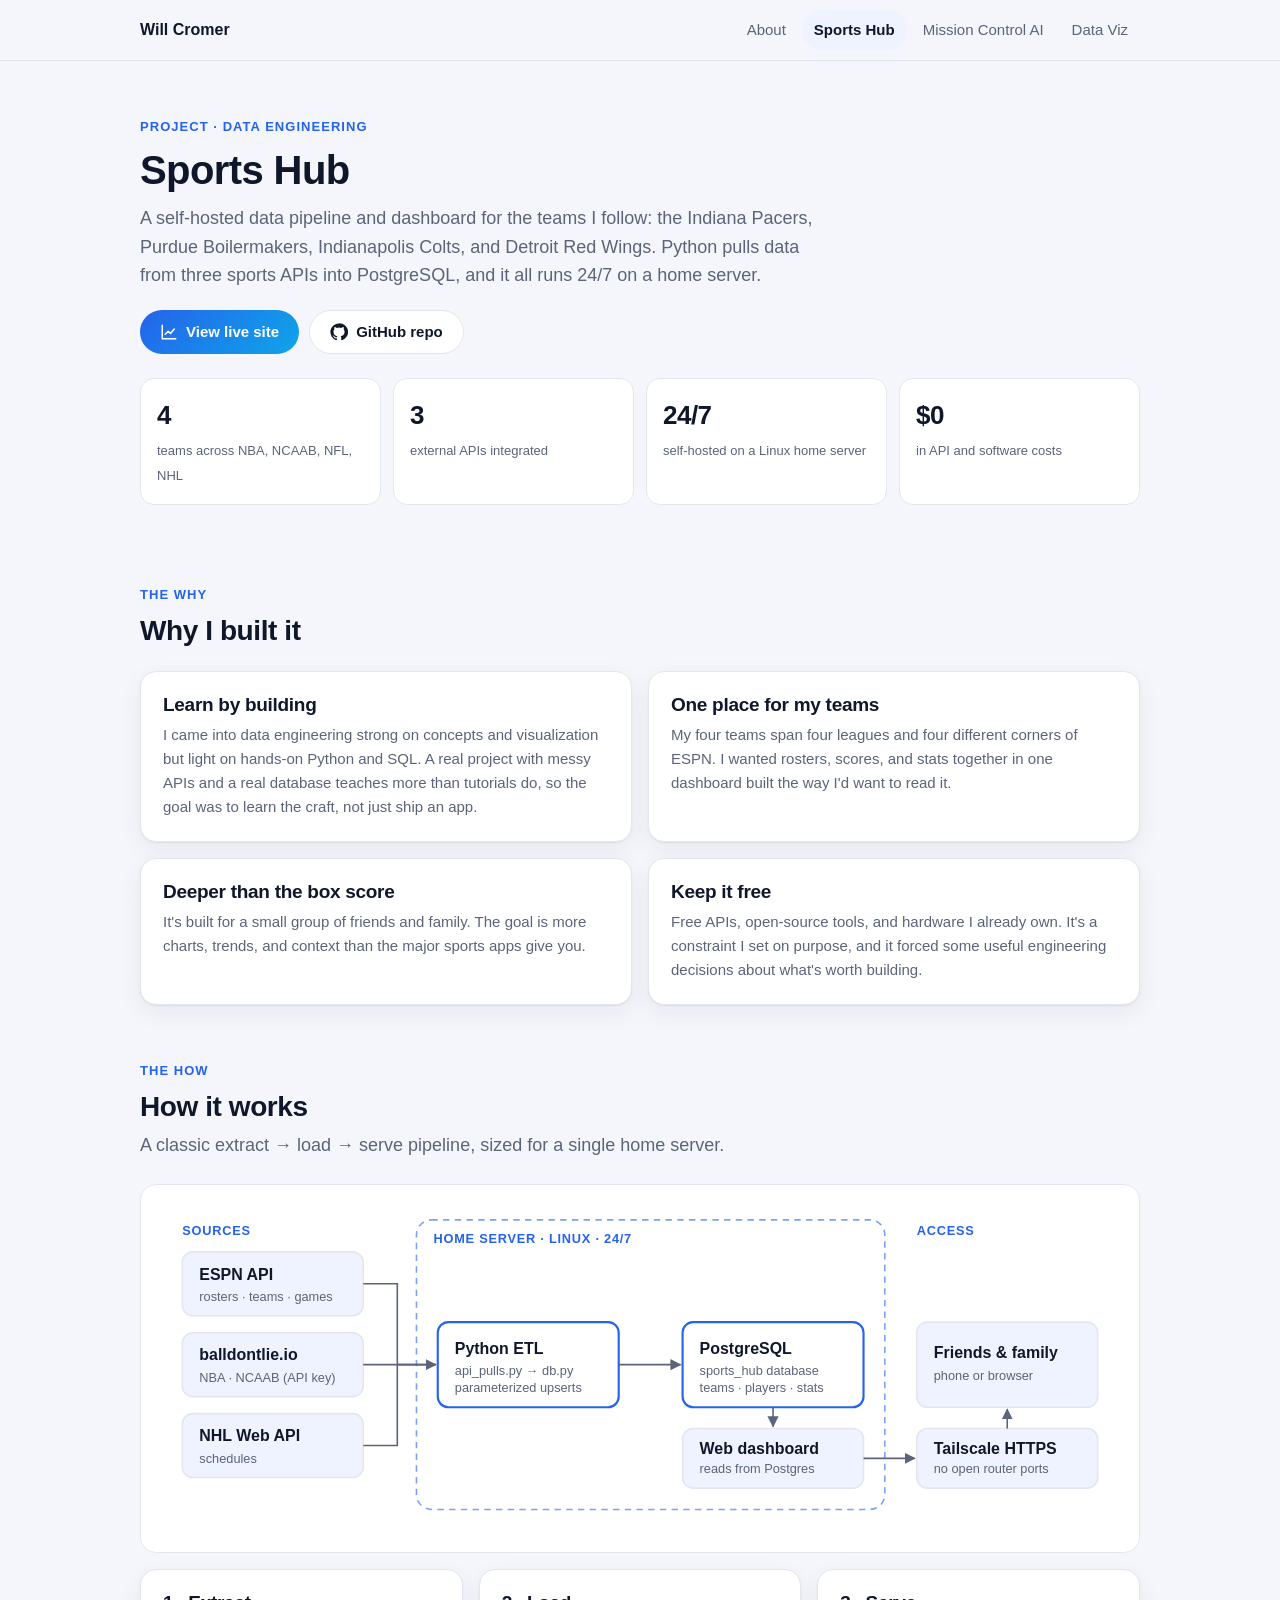
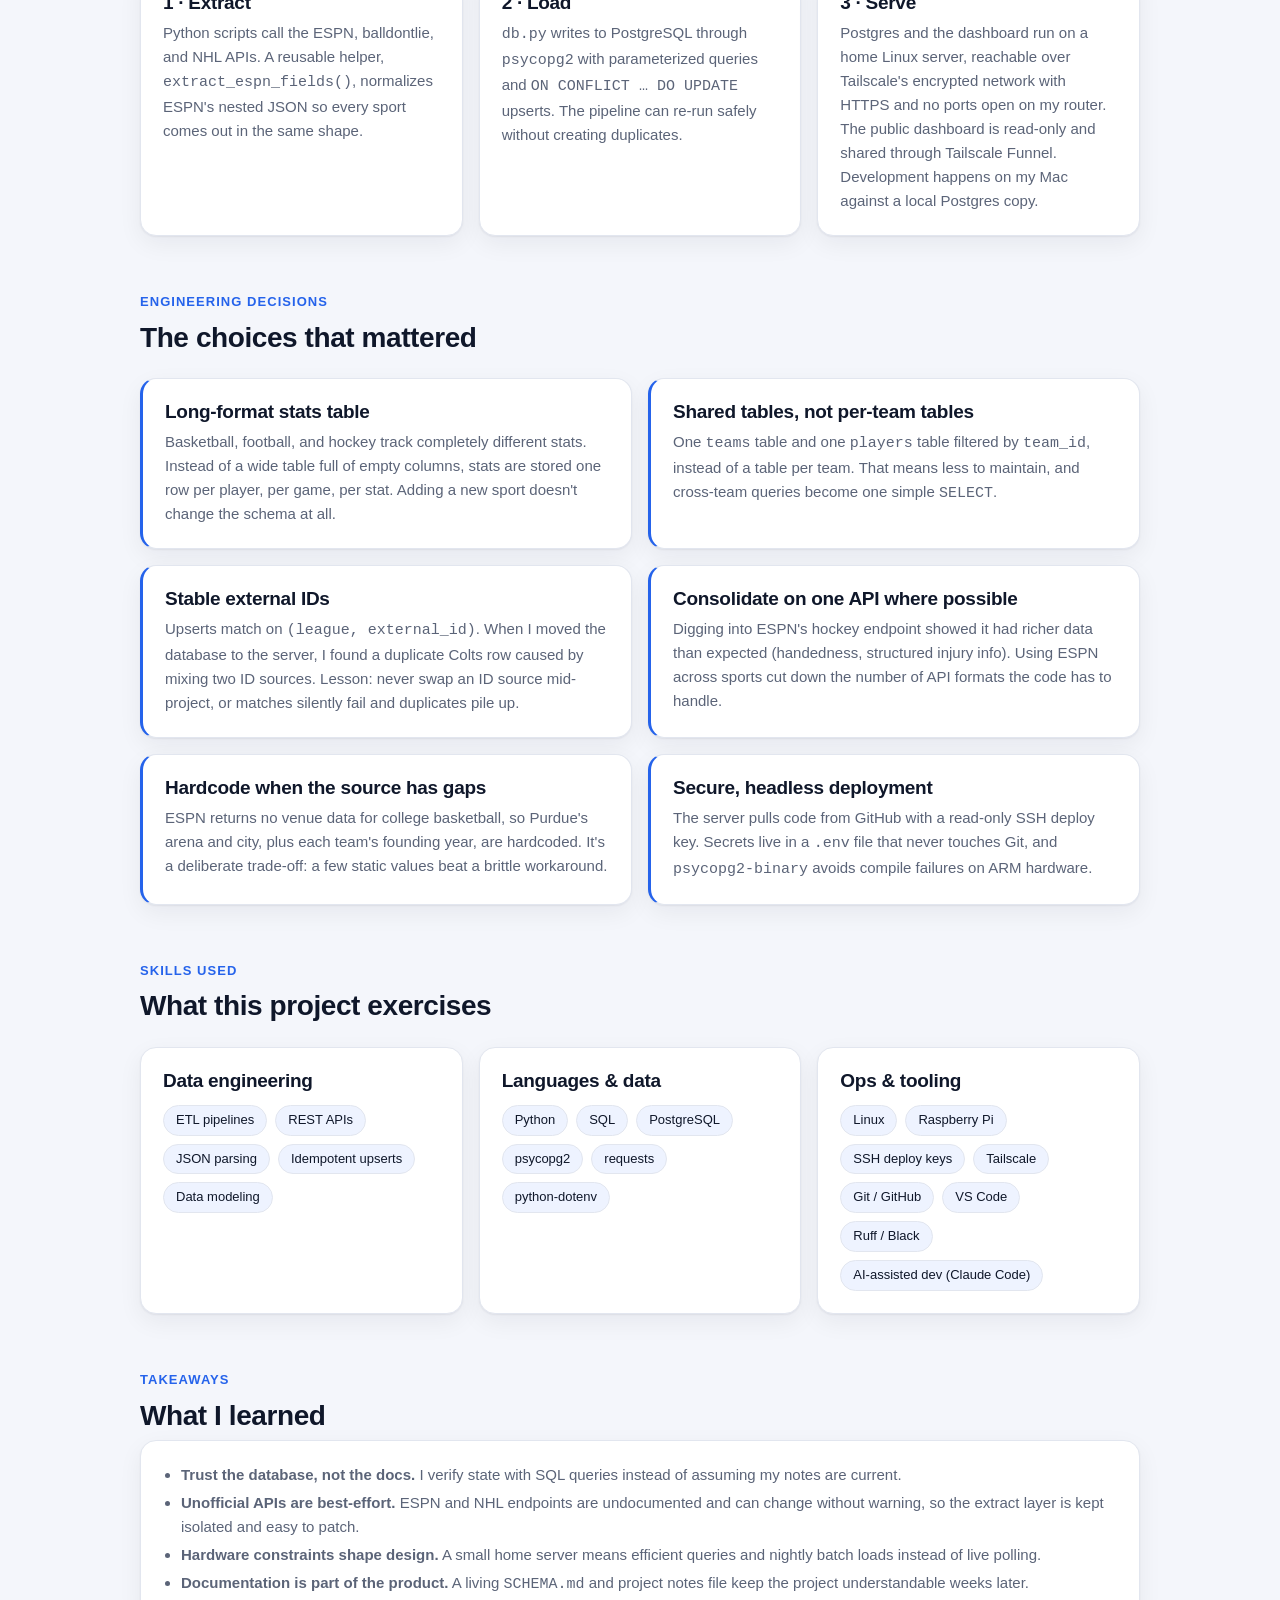
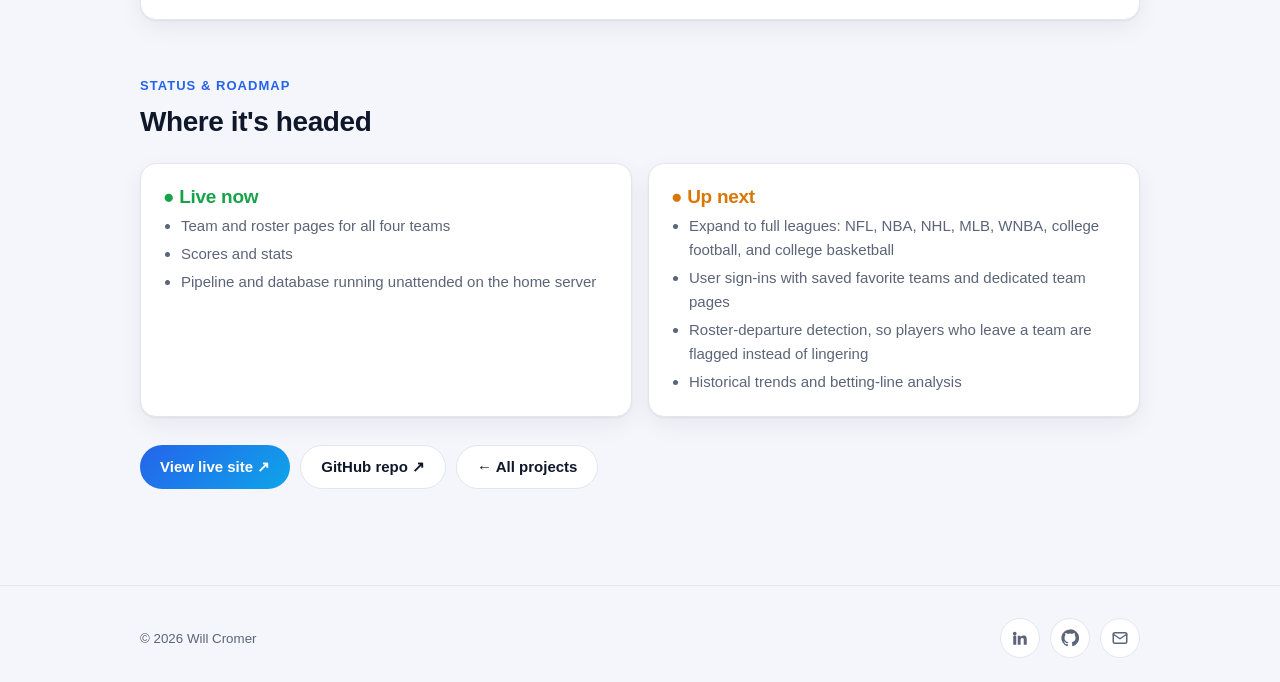
<file: sports-hub.html>
<!doctype html>
<html lang="en">
<head>
<meta charset="utf-8">
<meta name="viewport" content="width=device-width, initial-scale=1">
<title>Sports Hub · Will Cromer</title>
<meta name="description" content="How I built Sports Hub: a self-hosted Python + PostgreSQL sports data pipeline and dashboard.">
<link rel="canonical" href="https://willcromer93.github.io/sports-hub.html">
<meta property="og:title" content="Sports Hub · Will Cromer">
<meta property="og:description" content="How I built Sports Hub: a self-hosted Python + PostgreSQL sports data pipeline and dashboard.">
<meta property="og:url" content="https://willcromer93.github.io/sports-hub.html">
<meta property="og:type" content="website">
<link rel="icon" href="data:image/svg+xml,%3Csvg xmlns='http://www.w3.org/2000/svg' viewBox='0 0 64 64'%3E%3Crect width='64' height='64' rx='14' fill='%232563eb'/%3E%3Ctext x='32' y='42' font-family='Arial,sans-serif' font-size='28' font-weight='700' fill='white' text-anchor='middle'%3EWC%3C/text%3E%3C/svg%3E">
<link rel="stylesheet" href="assets/style.css">
</head>
<body>

<nav class="nav"><div class="wrap">
  <a class="brand" href="index.html">Will Cromer</a>
  <ul>
    <li><a class="navlink" href="index.html">About</a></li>
    <li><a class="navlink" href="sports-hub.html" aria-current="page">Sports Hub</a></li>
    <li><a class="navlink" href="mission-control-ai.html">Mission Control AI</a></li>
    <li><a class="navlink" href="data-viz.html">Data Viz</a></li>
  </ul>
</div></nav>

<main>
  <!-- ===== Header ===== -->
  <header class="page-head"><div class="wrap">
    <p class="eyebrow">Project · Data engineering</p>
    <h1>Sports Hub</h1>
    <p class="lead">A self-hosted data pipeline and dashboard for the teams I follow: the Indiana Pacers, Purdue Boilermakers, Indianapolis Colts, and Detroit Red Wings. Python pulls data from three sports APIs into PostgreSQL, and it all runs 24/7 on a home server.</p>
    <div class="btns">
      <a class="btn primary" href="https://sportshub.taildca027.ts.net/" target="_blank" rel="noopener">
        <svg viewBox="0 0 24 24" fill="none" stroke="currentColor" stroke-width="2" stroke-linecap="round" stroke-linejoin="round"><path d="M3 3v18h18"/><path d="m7 15 4-4 3 3 5-6"/></svg>
        View live site
      </a>
      <a class="btn" href="https://github.com/willcromer93/sports-hub" target="_blank" rel="noopener">
        <svg viewBox="0 0 24 24" fill="currentColor"><path d="M12 .5a11.5 11.5 0 0 0-3.64 22.41c.58.1.79-.25.79-.56v-2c-3.2.7-3.88-1.37-3.88-1.37-.52-1.33-1.28-1.69-1.28-1.69-1.05-.72.08-.7.08-.7 1.16.08 1.77 1.19 1.77 1.19 1.03 1.77 2.7 1.26 3.36.96.1-.75.4-1.26.73-1.55-2.55-.29-5.24-1.28-5.24-5.68 0-1.26.45-2.28 1.19-3.09-.12-.29-.52-1.46.11-3.05 0 0 .97-.31 3.17 1.18a11 11 0 0 1 5.77 0c2.2-1.49 3.17-1.18 3.17-1.18.63 1.59.23 2.76.11 3.05.74.81 1.19 1.83 1.19 3.09 0 4.41-2.69 5.38-5.26 5.67.41.36.78 1.06.78 2.14v3.17c0 .31.21.67.8.56A11.5 11.5 0 0 0 12 .5z"/></svg>
        GitHub repo
      </a>
    </div>
    <div class="stat-row">
      <div class="stat"><b>4</b><span>teams across NBA, NCAAB, NFL, NHL</span></div>
      <div class="stat"><b>3</b><span>external APIs integrated</span></div>
      <div class="stat"><b>24/7</b><span>self-hosted on a Linux home server</span></div>
      <div class="stat"><b>$0</b><span>in API and software costs</span></div>
    </div>
  </div></header>

  <!-- ===== Why ===== -->
  <section><div class="wrap">
    <p class="eyebrow">The why</p>
    <h2>Why I built it</h2>
    <div class="grid cols-2">
      <div class="card"><h3>Learn by building</h3><p>I came into data engineering strong on concepts and visualization but light on hands-on Python and SQL. A real project with messy APIs and a real database teaches more than tutorials do, so the goal was to learn the craft, not just ship an app.</p></div>
      <div class="card"><h3>One place for my teams</h3><p>My four teams span four leagues and four different corners of ESPN. I wanted rosters, scores, and stats together in one dashboard built the way I'd want to read it.</p></div>
      <div class="card"><h3>Deeper than the box score</h3><p>It's built for a small group of friends and family. The goal is more charts, trends, and context than the major sports apps give you.</p></div>
      <div class="card"><h3>Keep it free</h3><p>Free APIs, open-source tools, and hardware I already own. It's a constraint I set on purpose, and it forced some useful engineering decisions about what's worth building.</p></div>
    </div>
  </div></section>

  <!-- ===== Architecture ===== -->
  <section style="padding-top:0"><div class="wrap">
    <p class="eyebrow">The how</p>
    <h2>How it works</h2>
    <p class="lead">A classic extract → load → serve pipeline, sized for a single home server.</p>
    <div class="diagram" role="img" aria-label="Architecture: three sports APIs feed Python extract scripts, which upsert into PostgreSQL on a home server; the web dashboard reads from Postgres and is served securely over Tailscale.">
      <svg viewBox="0 0 900 300" xmlns="http://www.w3.org/2000/svg" font-family="-apple-system,BlinkMacSystemFont,Segoe UI,Roboto,Arial,sans-serif">
        <defs>
          <marker id="arr" viewBox="0 0 10 10" refX="9" refY="5" markerWidth="7" markerHeight="7" orient="auto-start-reverse"><path d="M0 0 10 5 0 10z" style="fill:var(--muted)"/></marker>
        </defs>
        <style>
          .box{fill:var(--surface-2);stroke:var(--border);stroke-width:1.5}
          .hl{fill:var(--surface);stroke:var(--accent);stroke-width:2}
          .t{fill:var(--text);font-size:15px;font-weight:600}
          .s{fill:var(--muted);font-size:12px}
          .ln{stroke:var(--muted);stroke-width:1.5;fill:none}
          .zone{fill:none;stroke:var(--accent);stroke-width:1.5;stroke-dasharray:6 5;opacity:.6}
          .z{fill:var(--accent);font-size:12px;font-weight:600;letter-spacing:.06em}
        </style>
        <!-- Sources -->
        <text x="20" y="28" class="z">SOURCES</text>
        <rect class="box" x="20" y="44" width="170" height="60" rx="10"/><text x="36" y="70" class="t">ESPN API</text><text x="36" y="90" class="s">rosters · teams · games</text>
        <rect class="box" x="20" y="120" width="170" height="60" rx="10"/><text x="36" y="146" class="t">balldontlie.io</text><text x="36" y="166" class="s">NBA · NCAAB (API key)</text>
        <rect class="box" x="20" y="196" width="170" height="60" rx="10"/><text x="36" y="222" class="t">NHL Web API</text><text x="36" y="242" class="s">schedules</text>
        <!-- Server zone -->
        <rect class="zone" x="240" y="14" width="440" height="272" rx="14"/>
        <text x="256" y="36" class="z">HOME SERVER · LINUX · 24/7</text>
        <rect class="hl" x="260" y="110" width="170" height="80" rx="10"/><text x="276" y="140" class="t">Python ETL</text><text x="276" y="160" class="s">api_pulls.py → db.py</text><text x="276" y="176" class="s">parameterized upserts</text>
        <rect class="hl" x="490" y="110" width="170" height="80" rx="10"/><text x="506" y="140" class="t">PostgreSQL</text><text x="506" y="160" class="s">sports_hub database</text><text x="506" y="176" class="s">teams · players · stats</text>
        <rect class="box" x="490" y="210" width="170" height="56" rx="10"/><text x="506" y="234" class="t">Web dashboard</text><text x="506" y="252" class="s">reads from Postgres</text>
        <!-- Edge -->
        <text x="710" y="28" class="z">ACCESS</text>
        <rect class="box" x="710" y="210" width="170" height="56" rx="10"/><text x="726" y="234" class="t">Tailscale HTTPS</text><text x="726" y="252" class="s">no open router ports</text>
        <rect class="box" x="710" y="110" width="170" height="80" rx="10"/><text x="726" y="144" class="t">Friends &amp; family</text><text x="726" y="164" class="s">phone or browser</text>
        <!-- Lines -->
        <path class="ln" d="M190 74 H222 V150 H258" marker-end="url(#arr)"/>
        <path class="ln" d="M190 150 H258"/>
        <path class="ln" d="M190 226 H222 V150"/>
        <path class="ln" d="M430 150 H488" marker-end="url(#arr)"/>
        <path class="ln" d="M575 190 V208" marker-end="url(#arr)"/>
        <path class="ln" d="M660 238 H708" marker-end="url(#arr)"/>
        <path class="ln" d="M795 210 V192" marker-end="url(#arr)"/>
      </svg>
    </div>
    <div class="grid cols-3" style="margin-top:16px">
      <div class="card"><h3>1 · Extract</h3><p>Python scripts call the ESPN, balldontlie, and NHL APIs. A reusable helper, <code>extract_espn_fields()</code>, normalizes ESPN's nested JSON so every sport comes out in the same shape.</p></div>
      <div class="card"><h3>2 · Load</h3><p><code>db.py</code> writes to PostgreSQL through <code>psycopg2</code> with parameterized queries and <code>ON CONFLICT … DO UPDATE</code> upserts. The pipeline can re-run safely without creating duplicates.</p></div>
      <div class="card"><h3>3 · Serve</h3><p>Postgres and the dashboard run on a home Linux server, reachable over Tailscale's encrypted network with HTTPS and no ports open on my router. The public dashboard is read-only and shared through Tailscale Funnel. Development happens on my Mac against a local Postgres copy.</p></div>
    </div>
  </div></section>

  <!-- ===== Decisions ===== -->
  <section style="padding-top:0"><div class="wrap">
    <p class="eyebrow">Engineering decisions</p>
    <h2>The choices that mattered</h2>
    <div class="grid cols-2">
      <div class="card decision"><h3>Long-format stats table</h3><p>Basketball, football, and hockey track completely different stats. Instead of a wide table full of empty columns, stats are stored one row per player, per game, per stat. Adding a new sport doesn't change the schema at all.</p></div>
      <div class="card decision"><h3>Shared tables, not per-team tables</h3><p>One <code>teams</code> table and one <code>players</code> table filtered by <code>team_id</code>, instead of a table per team. That means less to maintain, and cross-team queries become one simple <code>SELECT</code>.</p></div>
      <div class="card decision"><h3>Stable external IDs</h3><p>Upserts match on <code>(league, external_id)</code>. When I moved the database to the server, I found a duplicate Colts row caused by mixing two ID sources. Lesson: never swap an ID source mid-project, or matches silently fail and duplicates pile up.</p></div>
      <div class="card decision"><h3>Consolidate on one API where possible</h3><p>Digging into ESPN's hockey endpoint showed it had richer data than expected (handedness, structured injury info). Using ESPN across sports cut down the number of API formats the code has to handle.</p></div>
      <div class="card decision"><h3>Hardcode when the source has gaps</h3><p>ESPN returns no venue data for college basketball, so Purdue's arena and city, plus each team's founding year, are hardcoded. It's a deliberate trade-off: a few static values beat a brittle workaround.</p></div>
      <div class="card decision"><h3>Secure, headless deployment</h3><p>The server pulls code from GitHub with a read-only SSH deploy key. Secrets live in a <code>.env</code> file that never touches Git, and <code>psycopg2-binary</code> avoids compile failures on ARM hardware.</p></div>
    </div>
  </div></section>

  <!-- ===== Skills ===== -->
  <section style="padding-top:0"><div class="wrap">
    <p class="eyebrow">Skills used</p>
    <h2>What this project exercises</h2>
    <div class="grid cols-3">
      <div class="card"><h3>Data engineering</h3><div class="chips"><span class="chip">ETL pipelines</span><span class="chip">REST APIs</span><span class="chip">JSON parsing</span><span class="chip">Idempotent upserts</span><span class="chip">Data modeling</span></div></div>
      <div class="card"><h3>Languages &amp; data</h3><div class="chips"><span class="chip">Python</span><span class="chip">SQL</span><span class="chip">PostgreSQL</span><span class="chip">psycopg2</span><span class="chip">requests</span><span class="chip">python-dotenv</span></div></div>
      <div class="card"><h3>Ops &amp; tooling</h3><div class="chips"><span class="chip">Linux</span><span class="chip">Raspberry Pi</span><span class="chip">SSH deploy keys</span><span class="chip">Tailscale</span><span class="chip">Git / GitHub</span><span class="chip">VS Code</span><span class="chip">Ruff / Black</span><span class="chip">AI-assisted dev (Claude Code)</span></div></div>
    </div>
  </div></section>

  <!-- ===== Lessons ===== -->
  <section style="padding-top:0"><div class="wrap">
    <p class="eyebrow">Takeaways</p>
    <h2>What I learned</h2>
    <div class="card">
      <ul>
        <li><b>Trust the database, not the docs.</b> I verify state with SQL queries instead of assuming my notes are current.</li>
        <li><b>Unofficial APIs are best-effort.</b> ESPN and NHL endpoints are undocumented and can change without warning, so the extract layer is kept isolated and easy to patch.</li>
        <li><b>Hardware constraints shape design.</b> A small home server means efficient queries and nightly batch loads instead of live polling.</li>
        <li><b>Documentation is part of the product.</b> A living <code>SCHEMA.md</code> and project notes file keep the project understandable weeks later.</li>
      </ul>
    </div>
  </div></section>

  <!-- ===== Status ===== -->
  <section style="padding-top:0"><div class="wrap">
    <p class="eyebrow">Status &amp; roadmap</p>
    <h2>Where it's headed</h2>
    <div class="grid cols-2">
      <div class="card">
        <h3 class="status-live">● Live now</h3>
        <ul>
          <li>Team and roster pages for all four teams</li>
          <li>Scores and stats</li>
          <li>Pipeline and database running unattended on the home server</li>
        </ul>
      </div>
      <div class="card">
        <h3 class="status-next">● Up next</h3>
        <ul>
          <li>Expand to full leagues: NFL, NBA, NHL, MLB, WNBA, college football, and college basketball</li>
          <li>User sign-ins with saved favorite teams and dedicated team pages</li>
          <li>Roster-departure detection, so players who leave a team are flagged instead of lingering</li>
          <li>Historical trends and betting-line analysis</li>
        </ul>
      </div>
    </div>
    <div class="btns" style="margin-top:28px">
      <a class="btn primary" href="https://sportshub.taildca027.ts.net/" target="_blank" rel="noopener">View live site ↗</a>
      <a class="btn" href="https://github.com/willcromer93/sports-hub" target="_blank" rel="noopener">GitHub repo ↗</a>
      <a class="btn" href="index.html#projects">← All projects</a>
    </div>
  </div></section>
</main>

<footer><div class="wrap">
  <small>© <span class="yr">2026</span> Will Cromer</small>
  <div class="social">
    <a href="https://www.linkedin.com/in/will-cromer" target="_blank" rel="noopener" aria-label="LinkedIn"><svg viewBox="0 0 24 24" fill="currentColor"><path d="M4.98 3.5a2.5 2.5 0 1 1 0 5 2.5 2.5 0 0 1 0-5zM3 9h4v12H3zM9 9h3.8v1.7h.05c.53-1 1.83-2.05 3.77-2.05C20.6 8.65 21 11.2 21 14.5V21h-4v-5.8c0-1.4 0-3.2-1.95-3.2S12.8 13.5 12.8 15.1V21H9z"/></svg></a>
    <a href="https://github.com/willcromer93" target="_blank" rel="noopener" aria-label="GitHub"><svg viewBox="0 0 24 24" fill="currentColor"><path d="M12 .5a11.5 11.5 0 0 0-3.64 22.41c.58.1.79-.25.79-.56v-2c-3.2.7-3.88-1.37-3.88-1.37-.52-1.33-1.28-1.69-1.28-1.69-1.05-.72.08-.7.08-.7 1.16.08 1.77 1.19 1.77 1.19 1.03 1.77 2.7 1.26 3.36.96.1-.75.4-1.26.73-1.55-2.55-.29-5.24-1.28-5.24-5.68 0-1.26.45-2.28 1.19-3.09-.12-.29-.52-1.46.11-3.05 0 0 .97-.31 3.17 1.18a11 11 0 0 1 5.77 0c2.2-1.49 3.17-1.18 3.17-1.18.63 1.59.23 2.76.11 3.05.74.81 1.19 1.83 1.19 3.09 0 4.41-2.69 5.38-5.26 5.67.41.36.78 1.06.78 2.14v3.17c0 .31.21.67.8.56A11.5 11.5 0 0 0 12 .5z"/></svg></a>
    <a href="mailto:willcromer34@gmail.com" aria-label="Email"><svg viewBox="0 0 24 24" fill="none" stroke="currentColor" stroke-width="2" stroke-linecap="round" stroke-linejoin="round"><rect x="3" y="5" width="18" height="14" rx="2"/><path d="m3 7 9 6 9-6"/></svg></a>
  </div>
</div></footer>
<script>document.querySelectorAll('.yr').forEach(e=>e.textContent=new Date().getFullYear())</script>
</body>
</html>
</file>
<file: assets/style.css>
/* ---------- Tokens ---------- */
:root{
  --bg:#f4f6fb; --surface:#ffffff; --surface-2:#eef3ff; --text:#0f172a; --muted:#5b6478;
  --border:#e2e6ef; --accent:#2563eb; --accent-2:#0ea5e9; --accent-text:#ffffff;
  --shadow:0 1px 2px rgba(15,23,42,.06),0 8px 24px rgba(15,23,42,.06);
  --radius:16px; --max:1040px;
}
@media (prefers-color-scheme: dark){
  :root{
    --bg:#0b1220; --surface:#131c2e; --surface-2:#1a2640; --text:#e8edf7; --muted:#9aa6bd;
    --border:#222e45; --accent:#60a5fa; --accent-2:#38bdf8; --accent-text:#0b1220;
    --shadow:0 1px 2px rgba(0,0,0,.3),0 8px 24px rgba(0,0,0,.25);
  }
}

/* ---------- Base ---------- */
*{box-sizing:border-box;margin:0;padding:0}
html{scroll-behavior:smooth}
body{
  background:var(--bg); color:var(--text);
  font-family:-apple-system,BlinkMacSystemFont,"Segoe UI",Inter,Roboto,Helvetica,Arial,sans-serif;
  line-height:1.6; -webkit-font-smoothing:antialiased;
}
a{color:var(--accent)}
img{max-width:100%;display:block}
.wrap{max-width:var(--max);margin:0 auto;padding:0 20px}
section{padding:56px 0}
h1,h2,h3{line-height:1.2;letter-spacing:-.015em}
h2{font-size:28px;margin-bottom:8px}
h3{font-size:19px}
.eyebrow{font-size:13px;font-weight:600;letter-spacing:.08em;text-transform:uppercase;color:var(--accent);margin-bottom:8px}
.lead{font-size:18px;color:var(--muted);max-width:680px}
.muted{color:var(--muted)}

/* ---------- Nav ---------- */
.nav{position:sticky;top:0;z-index:10;background:color-mix(in srgb,var(--bg) 85%,transparent);backdrop-filter:blur(10px);border-bottom:1px solid var(--border)}
.nav .wrap{display:flex;align-items:center;justify-content:space-between;height:60px;gap:16px}
.brand{font-weight:700;color:var(--text);text-decoration:none;white-space:nowrap}
.nav ul{list-style:none;display:flex;gap:4px;overflow-x:auto;scrollbar-width:none}
.nav ul::-webkit-scrollbar{display:none}
.nav a.navlink{display:block;padding:8px 12px;border-radius:999px;color:var(--muted);text-decoration:none;font-size:15px;white-space:nowrap}
.nav a.navlink:hover{color:var(--text);background:var(--surface-2)}
.nav a.navlink[aria-current="page"]{color:var(--text);background:var(--surface-2);font-weight:600}
@media (max-width:560px){ .brand{display:none} .nav .wrap{justify-content:center} }

/* ---------- Buttons / chips ---------- */
.btns{display:flex;flex-wrap:wrap;gap:10px;margin-top:20px}
.btn{display:inline-flex;align-items:center;gap:8px;height:44px;padding:0 20px;border-radius:999px;font-weight:600;font-size:15px;text-decoration:none;border:1px solid var(--border);color:var(--text);background:var(--surface);transition:transform .12s,border-color .12s}
.btn:hover{border-color:var(--accent)}
.btn:active{transform:scale(.98)}
.btn.primary{background:linear-gradient(135deg,var(--accent),var(--accent-2));color:var(--accent-text);border:0}
.btn svg{width:18px;height:18px}
.chips{display:flex;flex-wrap:wrap;gap:8px;margin-top:12px}
.chip{font-size:13px;padding:4px 12px;border-radius:999px;background:var(--surface-2);color:var(--text);border:1px solid var(--border)}

/* ---------- Cards / grids ---------- */
.grid{display:grid;gap:16px;margin-top:24px}
.grid.cols-2{grid-template-columns:repeat(2,1fr)}
@media (max-width:700px){ .grid.cols-2{grid-template-columns:1fr} }
.grid.cols-3{grid-template-columns:repeat(auto-fit,minmax(240px,1fr))}
.card{background:var(--surface);border:1px solid var(--border);border-radius:var(--radius);padding:22px;box-shadow:var(--shadow)}
.card h3{margin-bottom:6px}
.card p{color:var(--muted);font-size:15px}
.card ul{padding-left:18px;color:var(--muted);font-size:15px}
.card li+li{margin-top:4px}
a.card{display:block;text-decoration:none;color:var(--text);transition:border-color .12s,transform .12s}
a.card:hover{border-color:var(--accent);transform:translateY(-2px)}
.card .more{display:inline-block;margin-top:12px;font-weight:600;color:var(--accent);font-size:15px}
.tag{display:inline-block;font-size:12px;font-weight:600;padding:3px 10px;border-radius:999px;background:var(--surface-2);color:var(--accent);margin-bottom:10px}

/* ---------- Hero ---------- */
.hero{padding:64px 0 40px}
.hero .wrap{display:grid;grid-template-columns:1fr auto;gap:40px;align-items:center}
.hero h1{font-size:44px;margin-bottom:12px}
.hero .photo{width:220px;height:220px;border-radius:50%;object-fit:cover;box-shadow:var(--shadow);border:4px solid var(--surface)}
@media (max-width:760px){
  .hero .wrap{grid-template-columns:1fr;text-align:center}
  .hero .photo{order:-1;margin:0 auto;width:160px;height:160px}
  .hero h1{font-size:34px}
  .hero .lead{margin:0 auto}
  .hero .btns{justify-content:center}
}

/* ---------- Timeline ---------- */
.timeline{margin-top:24px;border-left:2px solid var(--border);padding-left:22px;display:grid;gap:22px}
.timeline .item{position:relative}
.timeline .item::before{content:"";position:absolute;left:-29px;top:6px;width:12px;height:12px;border-radius:50%;background:var(--accent);border:3px solid var(--bg)}
.timeline h3{font-size:17px}
.timeline .where{color:var(--accent);font-weight:600;font-size:14px}
.timeline p{color:var(--muted);font-size:15px;margin-top:4px}

/* ---------- Project page ---------- */
.page-head{padding:56px 0 24px}
.page-head h1{font-size:40px;margin-bottom:10px}
@media (max-width:560px){ .page-head h1{font-size:32px} }
.prose p{max-width:720px;color:var(--text);margin-top:12px}
.prose p.muted{color:var(--muted)}
.stat-row{display:grid;grid-template-columns:repeat(auto-fit,minmax(150px,1fr));gap:12px;margin-top:24px}
.stat{background:var(--surface);border:1px solid var(--border);border-radius:14px;padding:16px}
.stat b{display:block;font-size:26px;letter-spacing:-.02em}
.stat span{font-size:13px;color:var(--muted)}
.diagram{margin-top:24px;background:var(--surface);border:1px solid var(--border);border-radius:var(--radius);padding:20px;overflow-x:auto}
.diagram svg{min-width:640px;width:100%;height:auto}
.decision{border-left:3px solid var(--accent)}
.status-live{color:#16a34a}
.status-next{color:#d97706}
@media (prefers-color-scheme: dark){ .status-live{color:#4ade80} .status-next{color:#fbbf24} }
.embed{margin-top:16px;border-radius:12px;overflow:hidden;border:1px solid var(--border);background:#fff}
.embed iframe{width:100%;height:520px;border:0;display:block}
@media (max-width:560px){ .embed iframe{height:420px} }

/* ---------- Footer ---------- */
footer{border-top:1px solid var(--border);padding:32px 0;margin-top:40px}
footer .wrap{display:flex;flex-wrap:wrap;gap:16px;align-items:center;justify-content:space-between}
footer .social{display:flex;gap:10px}
footer .social a{width:40px;height:40px;border-radius:50%;display:grid;place-items:center;background:var(--surface);border:1px solid var(--border);color:var(--muted)}
footer .social a:hover{color:var(--accent);border-color:var(--accent)}
footer .social svg{width:18px;height:18px}
footer small{color:var(--muted)}

a:focus-visible,.btn:focus-visible{outline:3px solid var(--accent);outline-offset:3px}

/* ---------- Code + highlight ---------- */
pre.code{margin-top:16px;background:#0b1220;color:#e2e8f0;border:1px solid var(--border);border-radius:12px;padding:18px;overflow-x:auto;font-size:13px;line-height:1.55}
pre.code .c{color:#7c8aa5}
pre.code .k{color:#93c5fd}
pre.code .s{color:#86efac}
.mine{border:2px solid var(--accent);background:linear-gradient(180deg,var(--surface-2),var(--surface))}
.role-list{display:grid;gap:14px;margin-top:8px}
.role-list .r{display:grid;grid-template-columns:36px 1fr;gap:12px;align-items:start}
.role-list .n{width:36px;height:36px;border-radius:10px;background:var(--accent);color:var(--accent-text);display:grid;place-items:center;font-weight:700}
@media (prefers-color-scheme: light){ .role-list .n{color:#fff} }
.role-list h3{font-size:16px;margin-bottom:2px}
.role-list p{color:var(--muted);font-size:15px}
.bar{height:10px;border-radius:999px;background:var(--surface-2);overflow:hidden;margin-top:6px}
.bar i{display:block;height:100%;background:linear-gradient(90deg,var(--accent),var(--accent-2));border-radius:999px}
.barrow{margin-top:12px;font-size:14px}
.barrow b{float:right}
</file>
